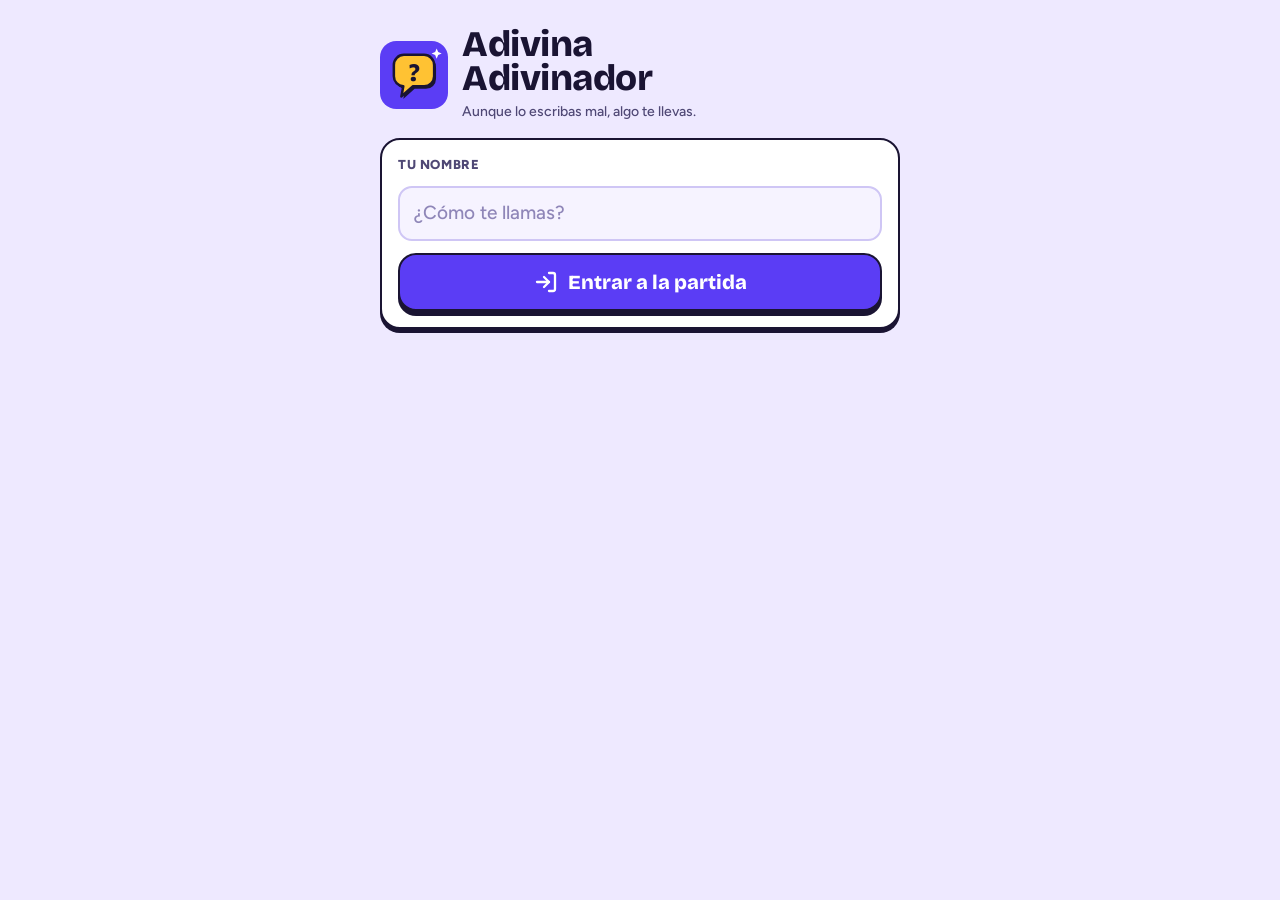
<file: app/src/main/assets/web/index.html>
<!doctype html>
<html lang="es">
<head>
<meta charset="utf-8">
<meta name="viewport" content="width=device-width, initial-scale=1, viewport-fit=cover">
<meta name="theme-color" content="#EEE9FF">
<title>Adivina Adivinador</title>
<link rel="stylesheet" href="style.css">
</head>
<body>
<div id="app"><div class="screen center"><div class="waiting"><span class="spin"></span>Conectando…</div></div></div>
<div id="toast"></div>
<div id="offline" hidden></div>
<script src="icons.js"></script>
<script src="music.js"></script>
<script src="app.js"></script>
</body>
</html>
</file>
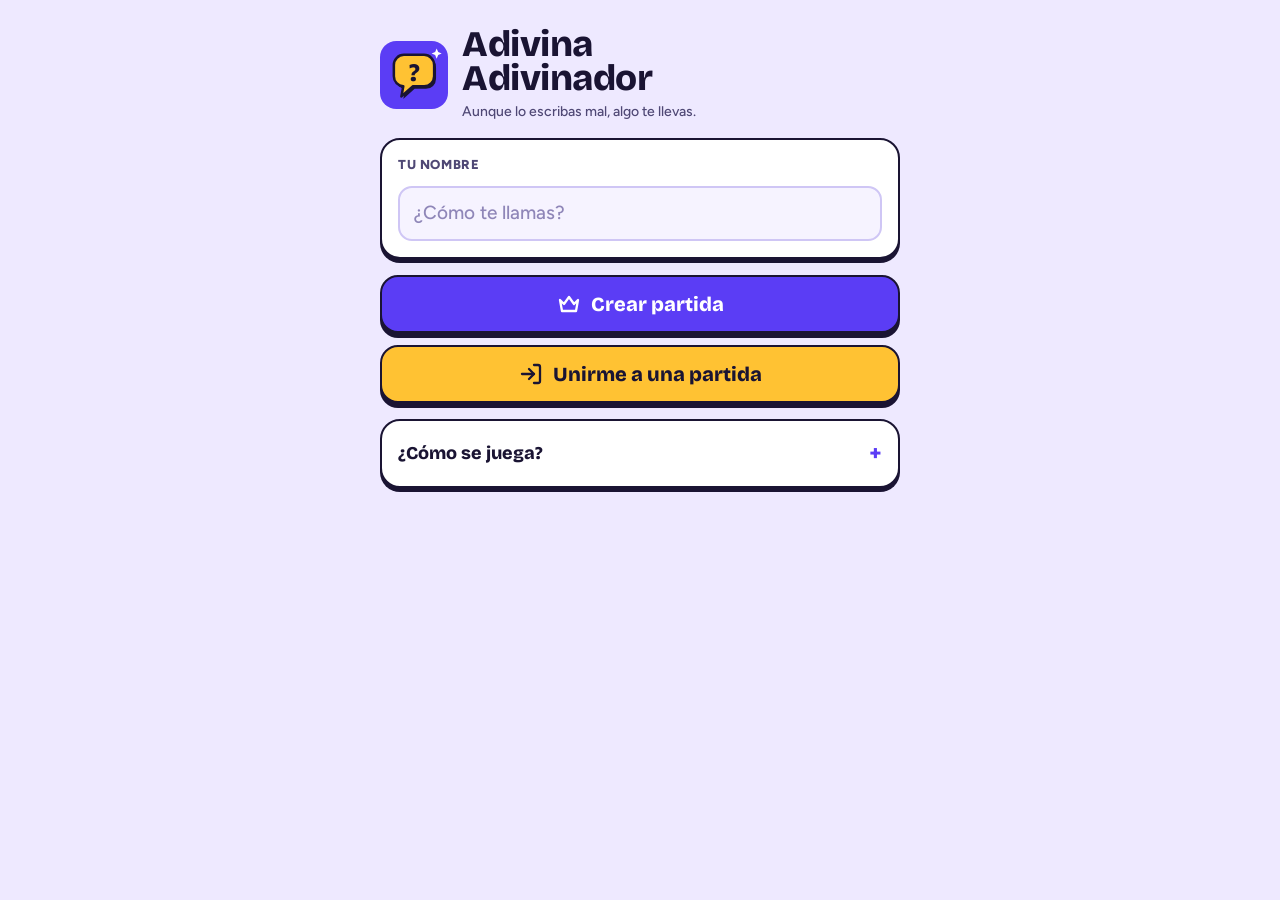
<file: app/src/main/assets/home.html>
<!doctype html>
<html lang="es">
<head>
<meta charset="utf-8">
<meta name="viewport" content="width=device-width, initial-scale=1, viewport-fit=cover">
<title>Adivina Adivinador</title>
<link rel="stylesheet" href="web/style.css">
<script src="web/icons.js"></script>
</head>
<body>
<div class="screen center">
  <div class="brand" id="brand">
    <div><h1>Adivina<br>Adivinador</h1><p>Aunque lo escribas mal, algo te llevas.</p></div>
  </div>

  <div class="card">
    <label for="name">Tu nombre</label>
    <input id="name" maxlength="16" autocomplete="off" placeholder="¿Cómo te llamas?">
  </div>
  <div class="err" id="err" role="alert"></div>

  <div class="stack">
    <button class="btn" id="resumeBtn" hidden></button>
    <button class="btn" id="hostBtn"></button>
    <button class="btn sun" id="joinBtn"></button>
  </div>

  <section class="card" id="joinPanel" hidden>
    <div class="row-head">
      <h2>Partidas en tu red</h2>
      <button class="icon-btn" id="rescan" aria-label="Buscar otra vez"></button>
    </div>
    <div class="found" id="found"></div>
    <form class="stack" id="manual" style="gap:6px">
      <label for="addr" style="text-transform:none;letter-spacing:0;font-weight:600;font-size:14px">¿No aparece? Escribe la dirección que ve el anfitrión</label>
      <div class="inline">
        <input id="addr" placeholder="192.168.1.5:8080" autocomplete="off" autocapitalize="off" inputmode="url">
        <button class="btn ink small">Ir</button>
      </div>
    </form>
  </section>

  <details class="card">
    <summary>¿Cómo se juega?</summary>
    <ol>
      <li>Una persona toca <b>Crear partida</b> y elige categorías, número de preguntas, tiempo y el modo: <b>Escribir</b> la respuesta o elegir entre 4 <b>Opciones</b>.</li>
      <li>Los demás se conectan al <b>mismo Wi-Fi</b> (o al punto de acceso del anfitrión) y tocan <b>Unirme</b>. También pueden entrar desde el navegador con la dirección que muestra el anfitrión, sin instalar nada.</li>
      <li>Aparece una pista: una bandera, una foto, un logo, emojis, letras revueltas… Algunos logos empiezan pixelados y se van aclarando: entre antes lo adivines, más puntos.</li>
      <li><b>Exacto</b> = puntos completos. <b>Con errores</b> («Olombia» por Colombia) = parte de los puntos. Entre más rápido, más puntos, y el primero en acertar gana +100.</li>
      <li>Si escribes otra respuesta válida (por ejemplo «Irak» cuando era «Irán») no suma.</li>
      <li>En modo <b>Opciones</b> solo la buena suma; a mitad de tiempo la ayuda 50/50 quita dos opciones malas.</li>
    </ol>
    <p class="credits-link"><a href="web/creditos.html">Créditos de fotos, logos y fuentes</a></p>
  </details>
</div>
<div id="toast"></div>

<script>
(function () {
  'use strict';
  var B = window.AndroidBridge;
  var $ = function (s) { return document.querySelector(s); };
  var nameEl = $('#name'), err = $('#err');

  $('#brand').insertAdjacentHTML('afterbegin', logoMark('pop-in', true));
  $('#resumeBtn').innerHTML = icon('back', 'l') + 'Volver a mi partida';
  $('#hostBtn').innerHTML = icon('crown', 'l') + 'Crear partida';
  $('#joinBtn').innerHTML = icon('login', 'l') + 'Unirme a una partida';
  $('#rescan').innerHTML = icon('refresh');

  var m = location.hash.match(/error=([^&]*)/);
  if (m) err.textContent = decodeURIComponent(m[1]);

  if (B) {
    nameEl.value = B.getName() || '';
    if (B.isHosting()) {
      $('#resumeBtn').hidden = false;
      $('#hostBtn').classList.add('light');
    }
  }

  function myName() {
    var n = nameEl.value.trim();
    if (!n) {
      err.textContent = 'Primero escribe tu nombre.';
      nameEl.focus();
      nameEl.classList.add('shake');
      setTimeout(function () { nameEl.classList.remove('shake'); }, 400);
      return null;
    }
    err.textContent = '';
    if (B) B.saveName(n);
    return n;
  }

  $('#resumeBtn').onclick = function () { if (B) B.resumeHost(); };

  $('#hostBtn').onclick = function () {
    var n = myName();
    if (!n) return;
    if (!B) { err.textContent = 'Crear partidas solo funciona dentro de la app.'; return; }
    this.disabled = true;
    var res = JSON.parse(B.host(n));
    if (res.error) { err.textContent = res.error; this.disabled = false; }
  };

  function search() {
    $('#found').innerHTML = '<div class="searching"><span class="spin"></span>Buscando partidas…</div>';
    if (B) B.discover();
    else window.onHostsFound([]);
  }

  var COLORS = ['#5B3DF5', '#138A55', '#D63A4E', '#2463EB', '#8A4B00', '#0E7490', '#A21CAF', '#1A1433'];
  function colorFor(name) {
    var h = 0;
    for (var i = 0; i < name.length; i++) h = (h * 31 + name.charCodeAt(i)) % 9973;
    return COLORS[h % COLORS.length];
  }

  window.onHostsFound = function (list) {
    var f = $('#found');
    if (!list.length) {
      f.innerHTML = '<p class="muted" style="margin:0">No encontramos partidas. Revisa que estén en el mismo Wi-Fi y que el anfitrión ya haya creado la partida.</p>';
      return;
    }
    f.innerHTML = list.map(function (h, i) {
      var label = (h.host || 'Partida').replace(/[<>&"']/g, '');
      return '<button class="host-row" data-i="' + i + '"><span class="avatar" style="width:40px;height:40px;border:2px solid #1A1433;background:' +
        colorFor(label) + '">' + (Array.from(label)[0] || '?').toUpperCase() + '</span>' +
        '<span class="who"><b>Partida de ' + label + '</b><span class="muted">' + h.players +
        (h.players === 1 ? ' jugador' : ' jugadores') + ' esperando</span></span>' + icon('chevron') + '</button>';
    }).join('');
    f.onclick = function (e) {
      var b = e.target.closest('[data-i]');
      if (!b) return;
      var h = list[+b.getAttribute('data-i')];
      var n = myName();
      if (n) B.join(h.ip + ':' + h.port, n);
    };
  };

  $('#joinBtn').onclick = function () {
    if (!myName()) return;
    $('#joinPanel').hidden = false;
    $('#joinPanel').scrollIntoView({ behavior: 'smooth' });
    search();
  };
  $('#rescan').onclick = search;

  $('#manual').onsubmit = function (e) {
    e.preventDefault();
    var n = myName();
    var a = $('#addr').value.trim();
    if (!n || !a) return;
    if (B) B.join(a, n);
  };
})();
</script>
</body>
</html>
</file>
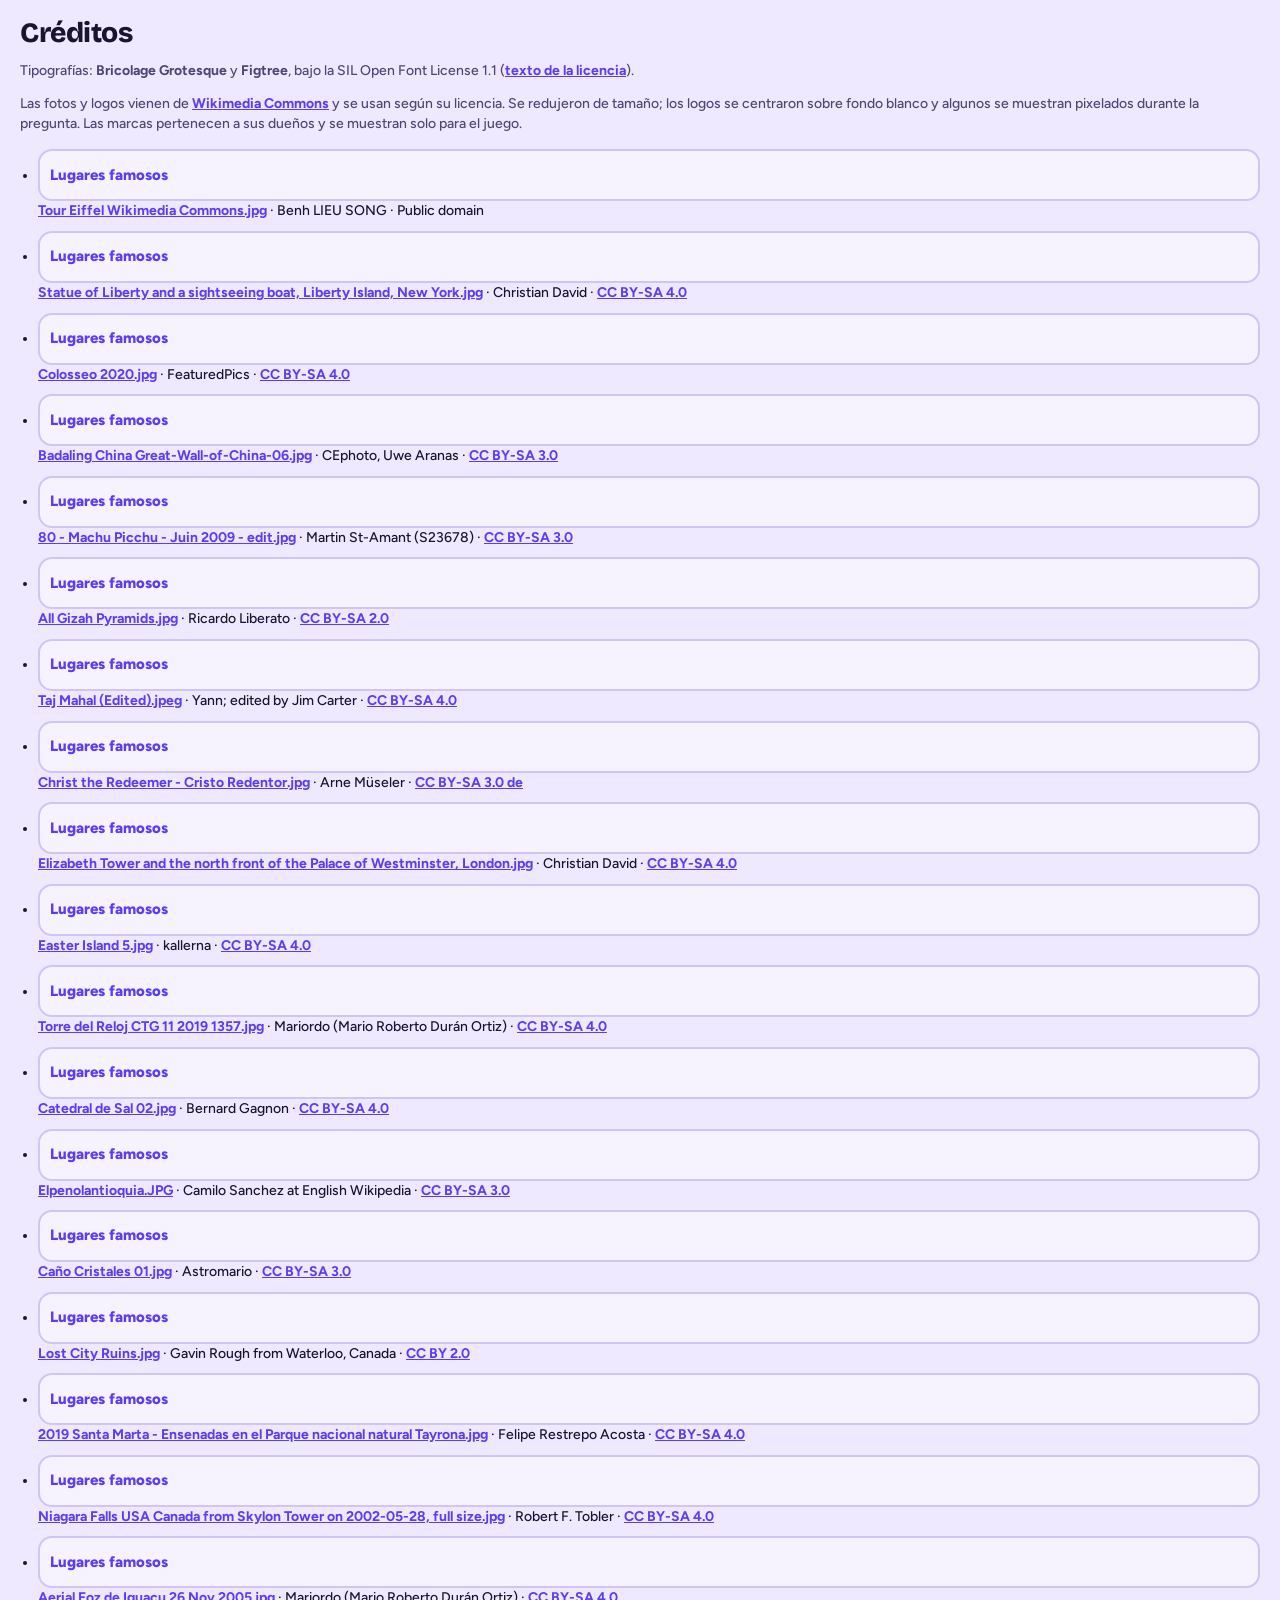
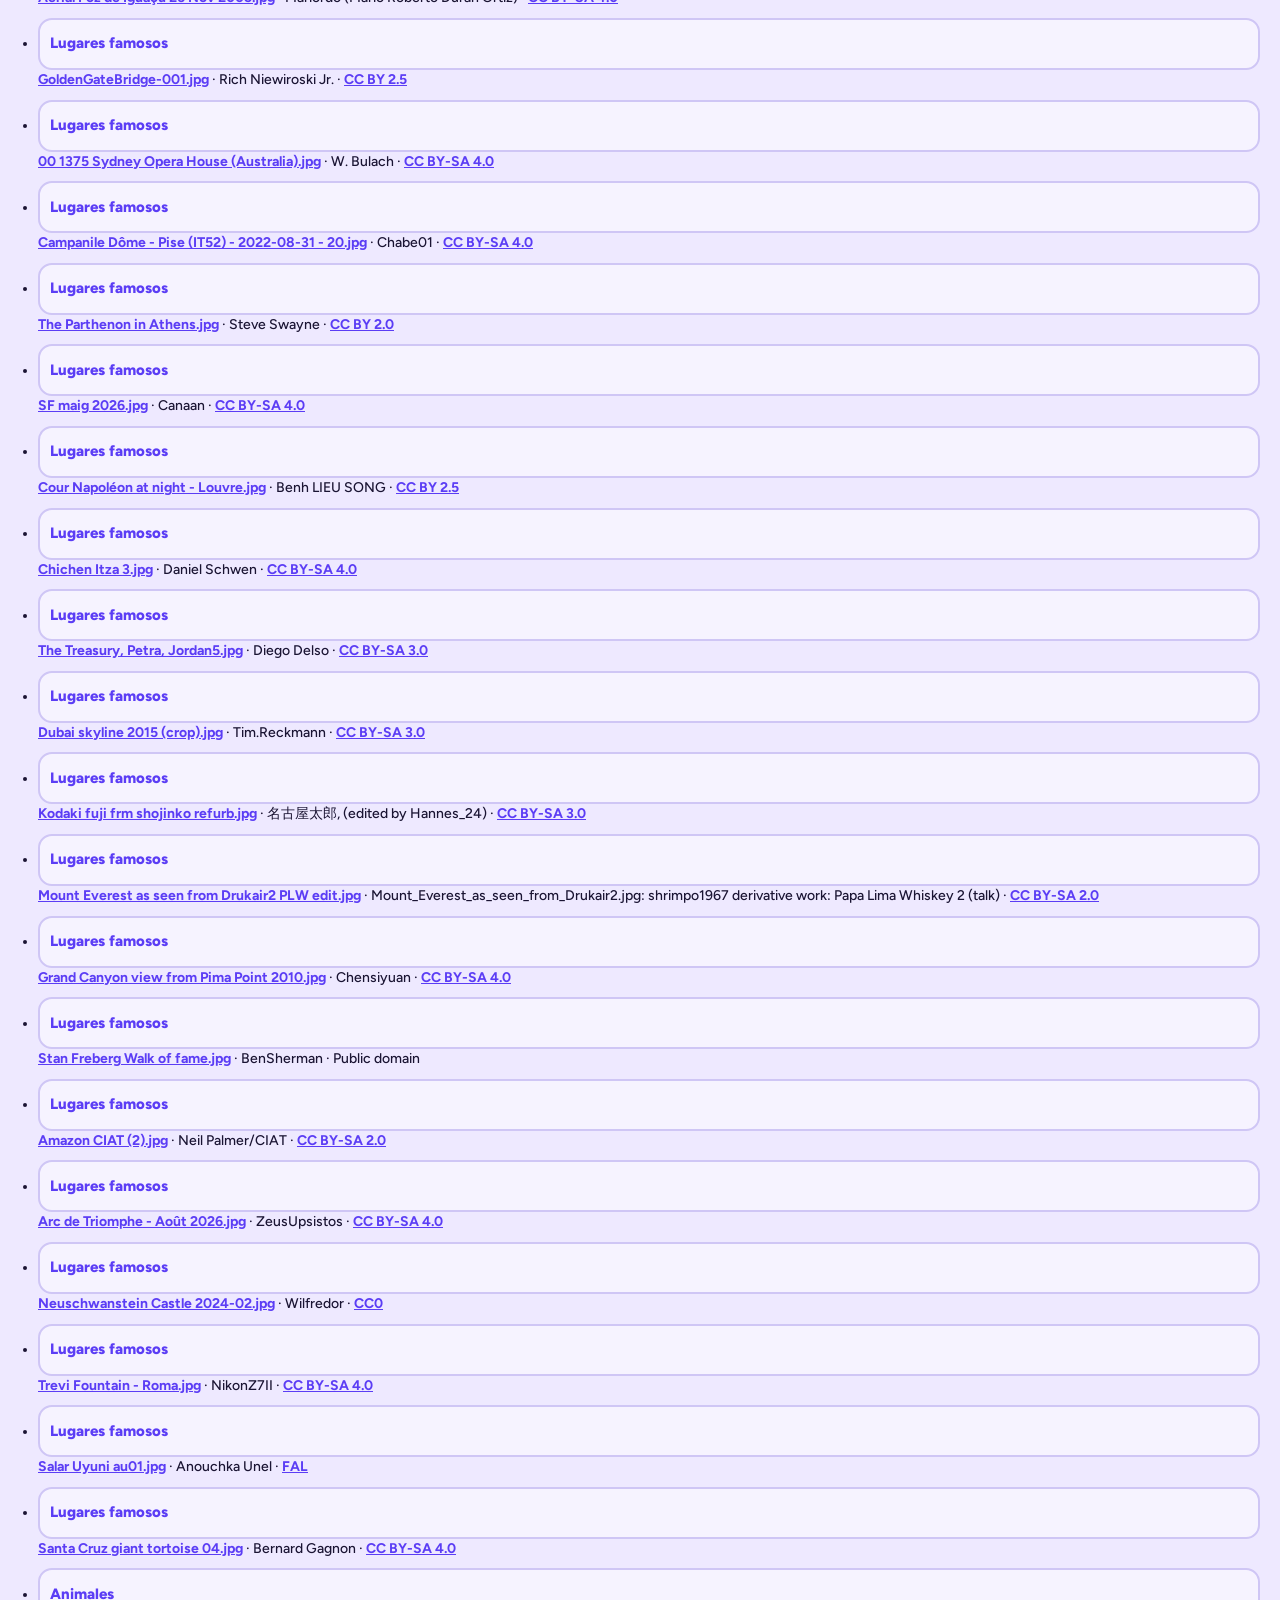
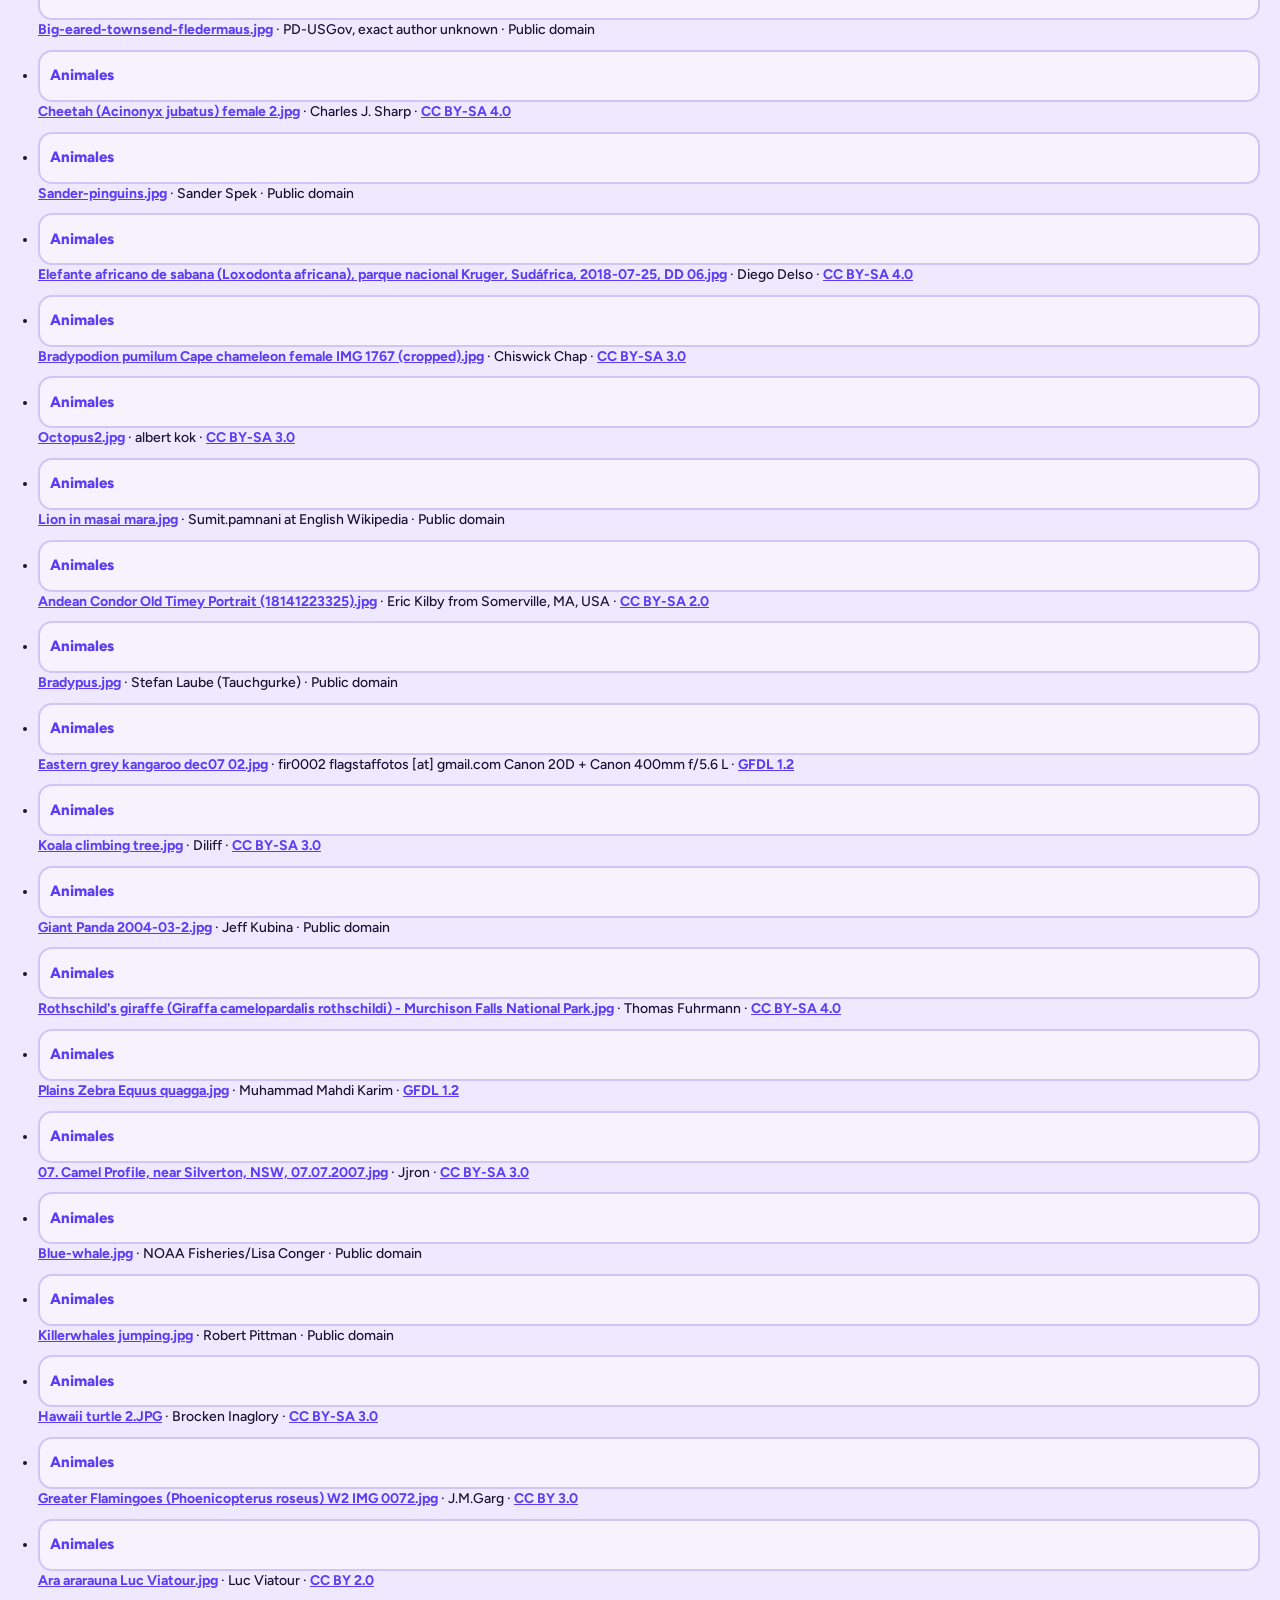
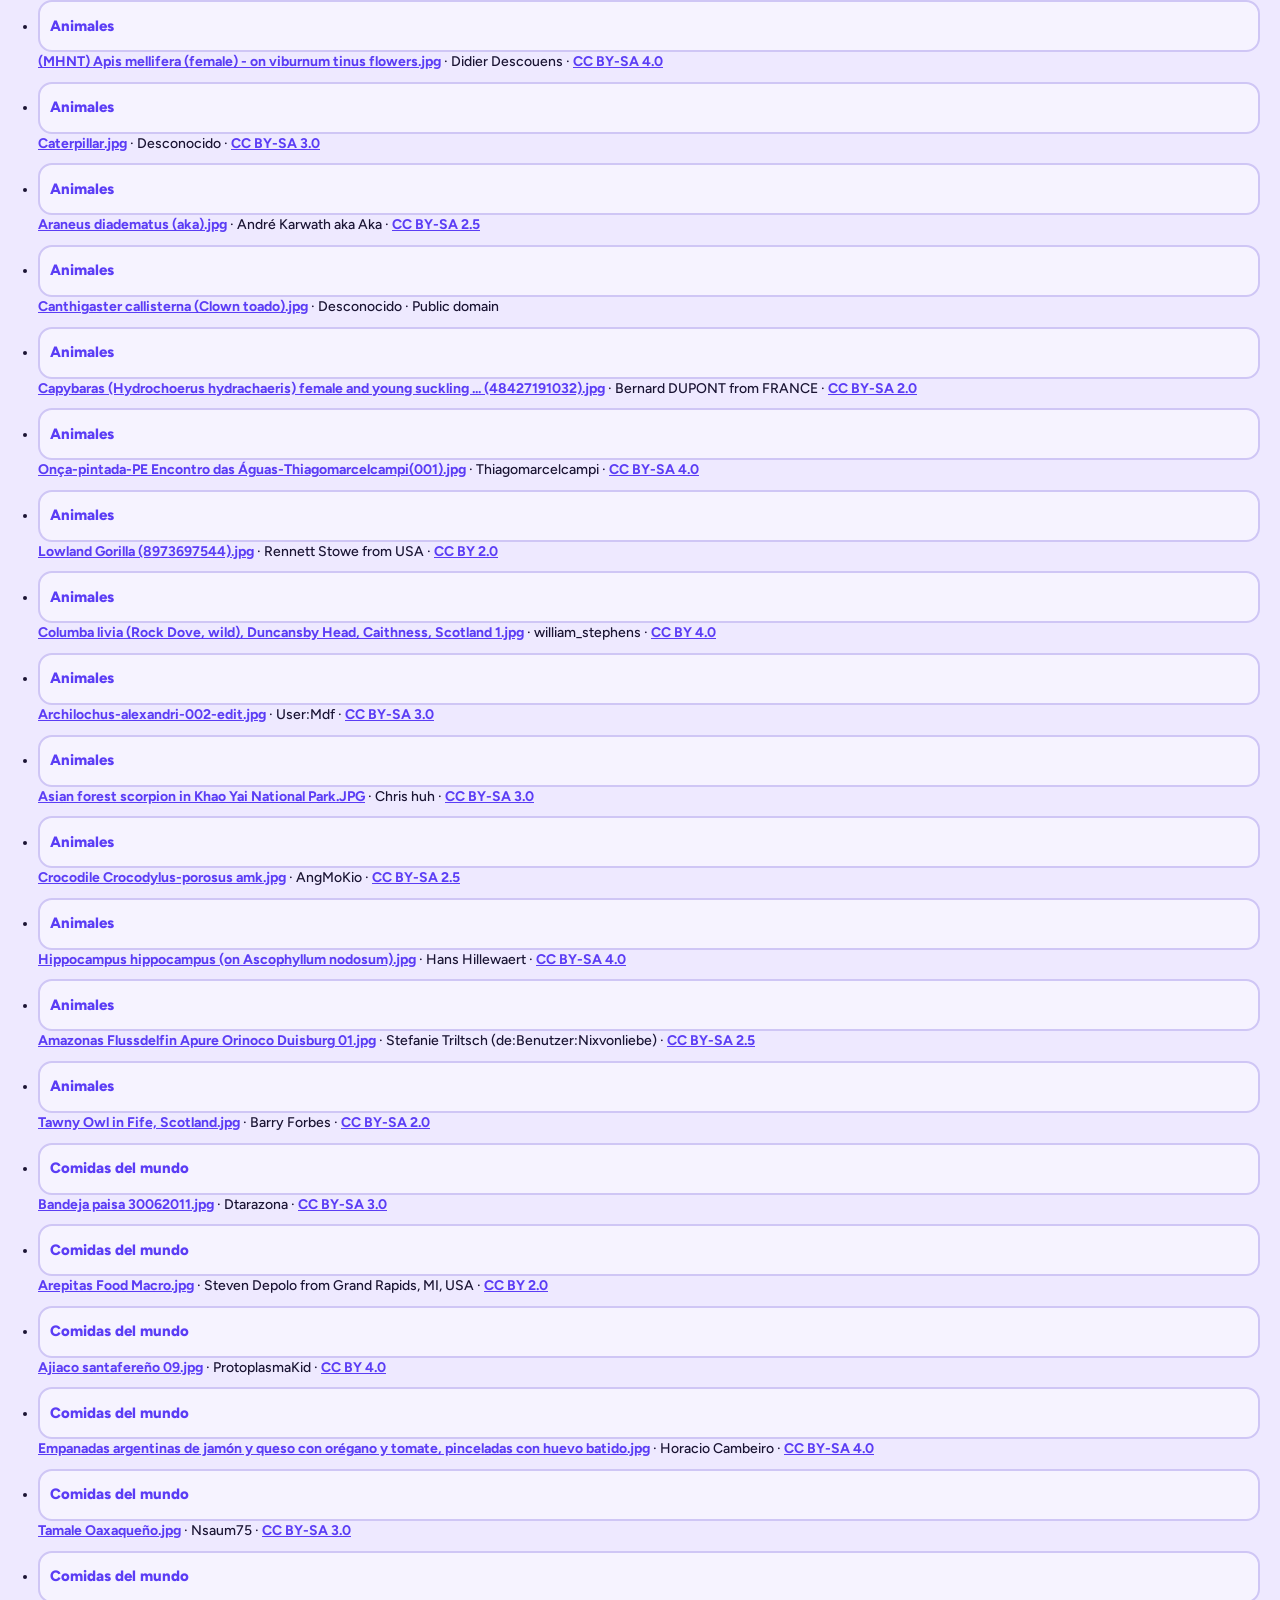
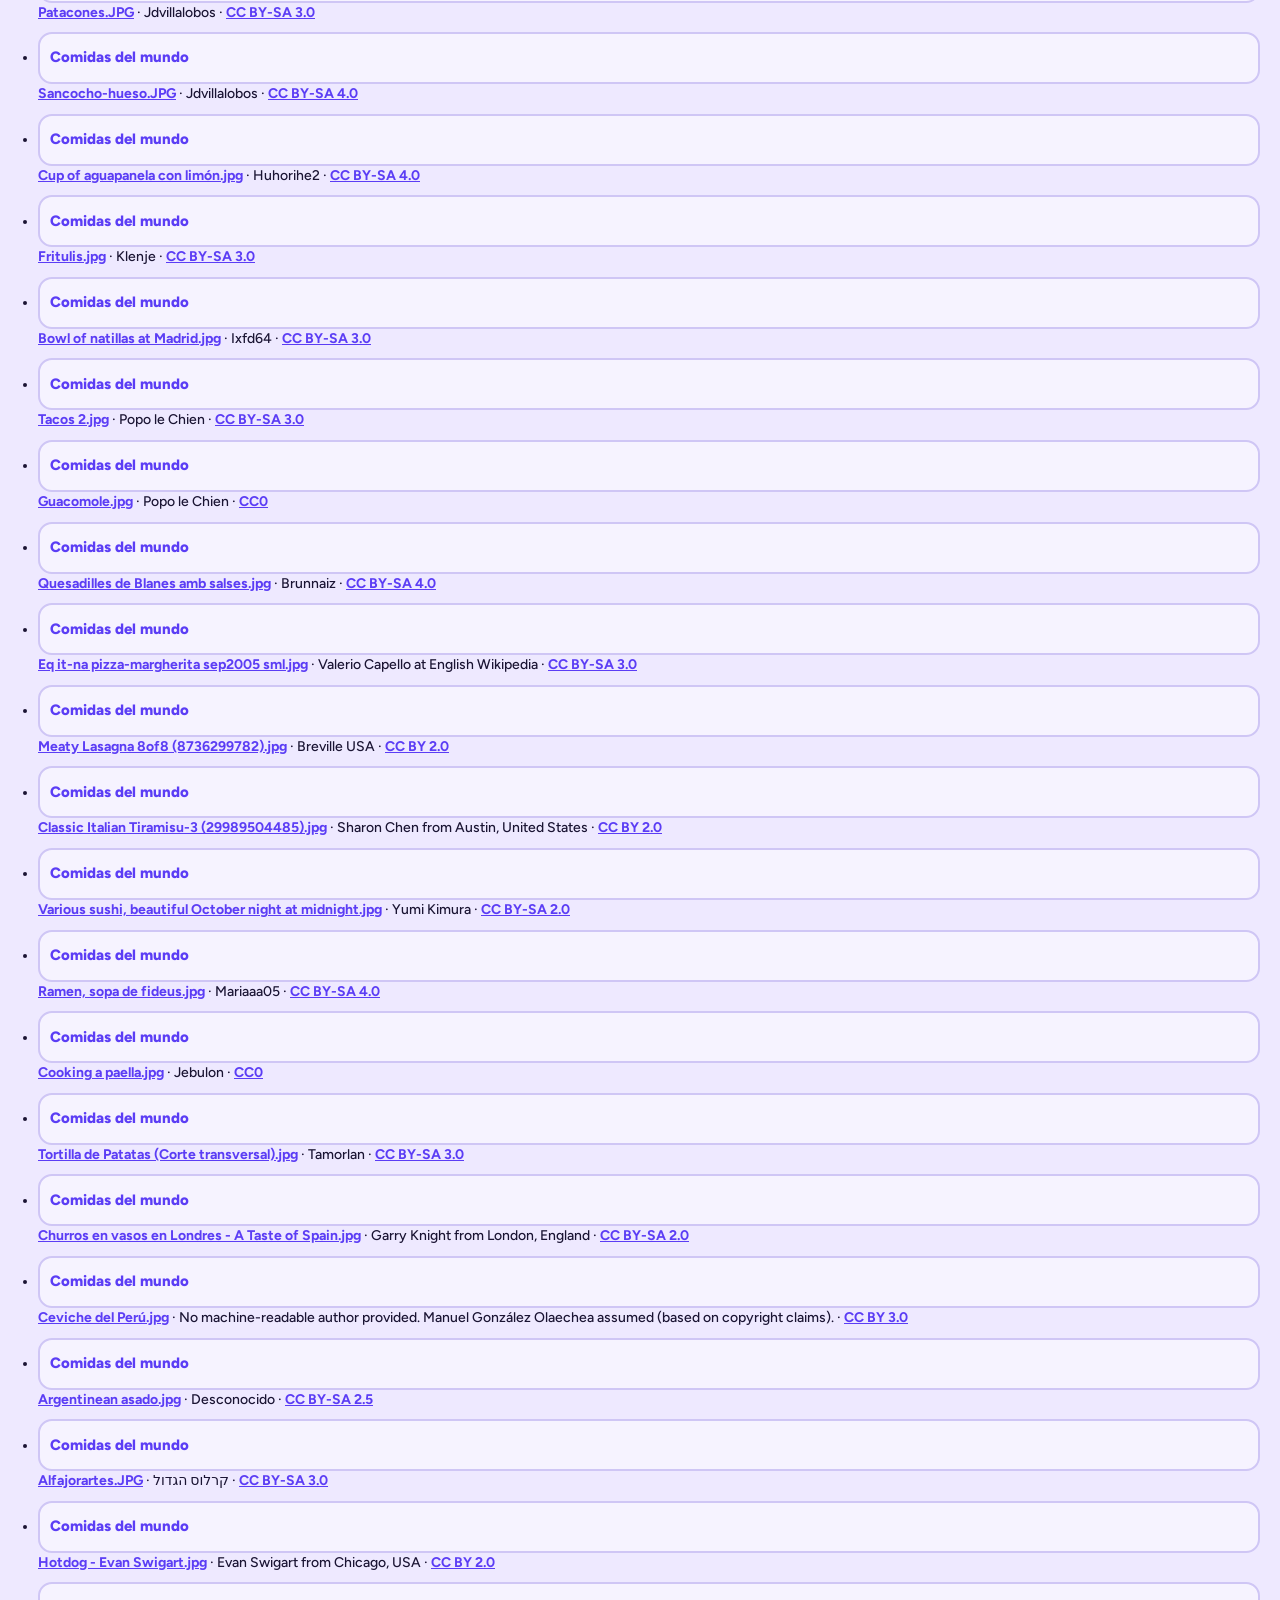
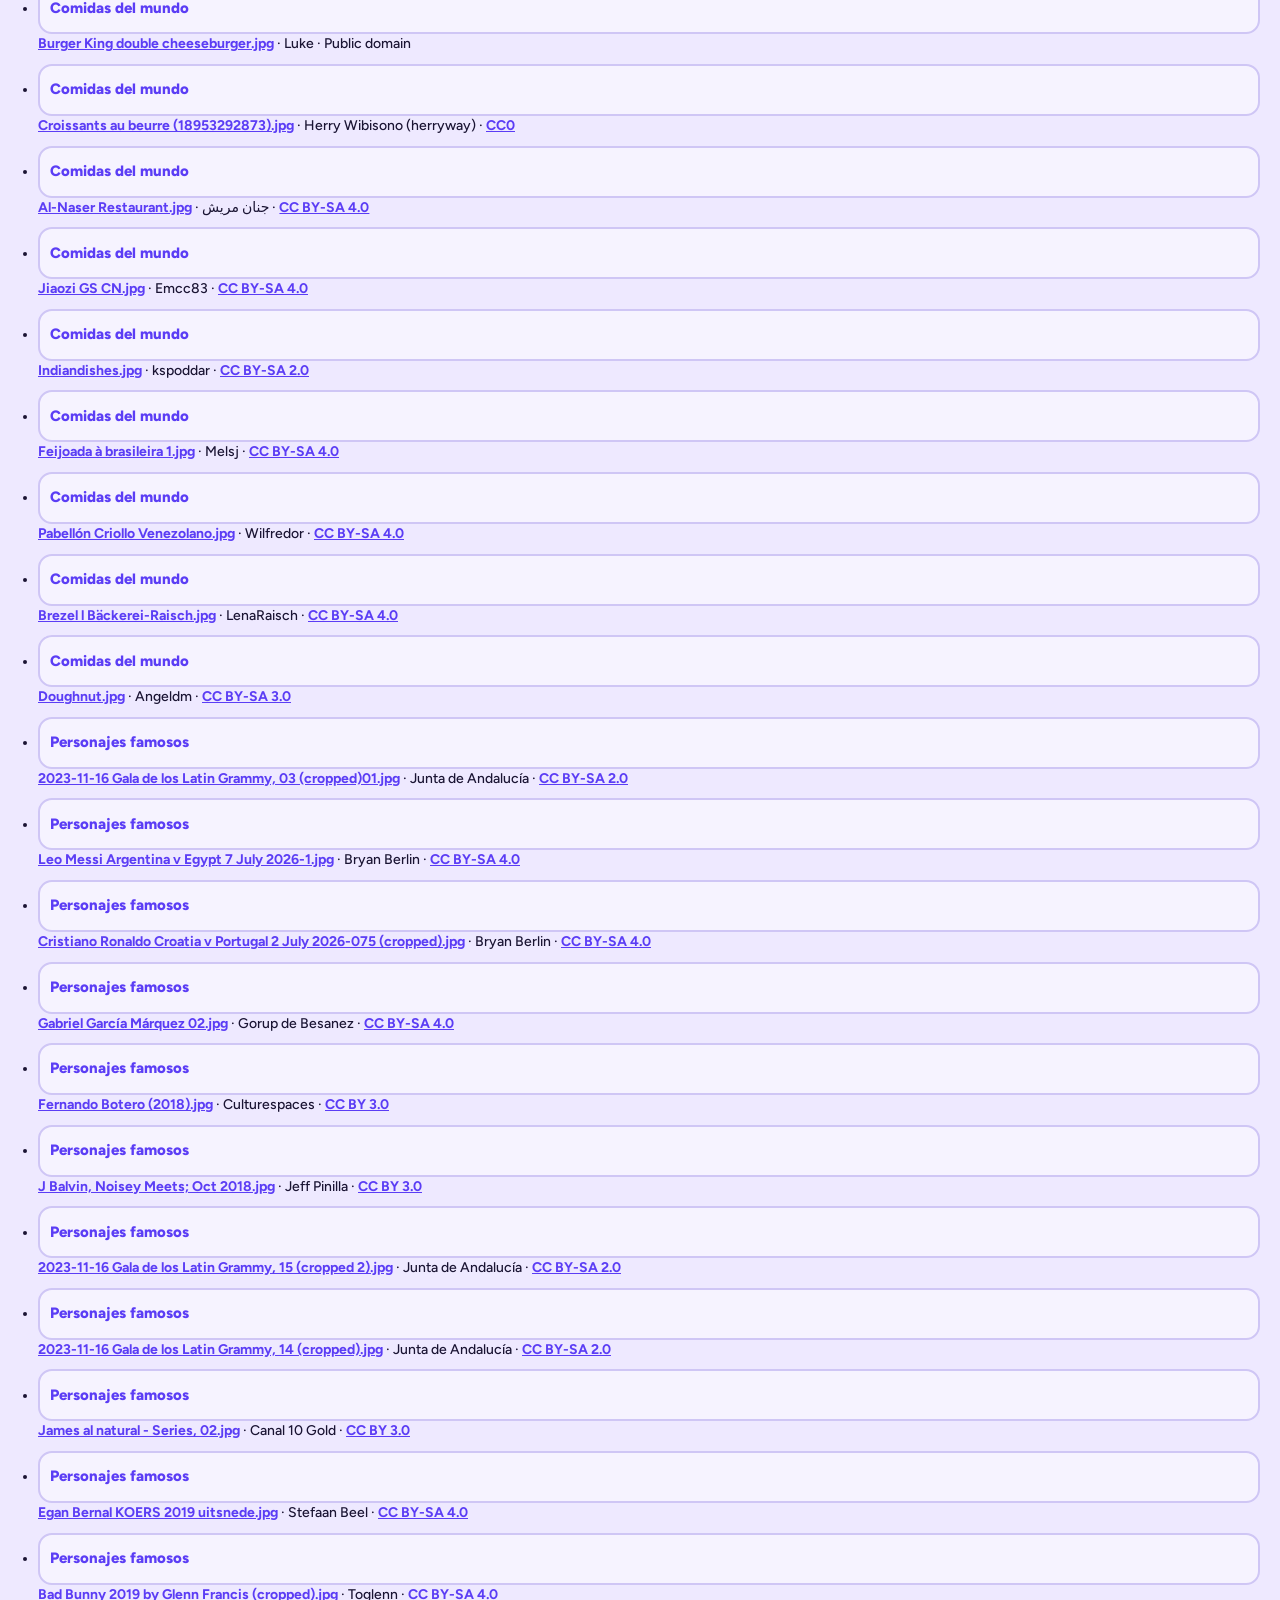
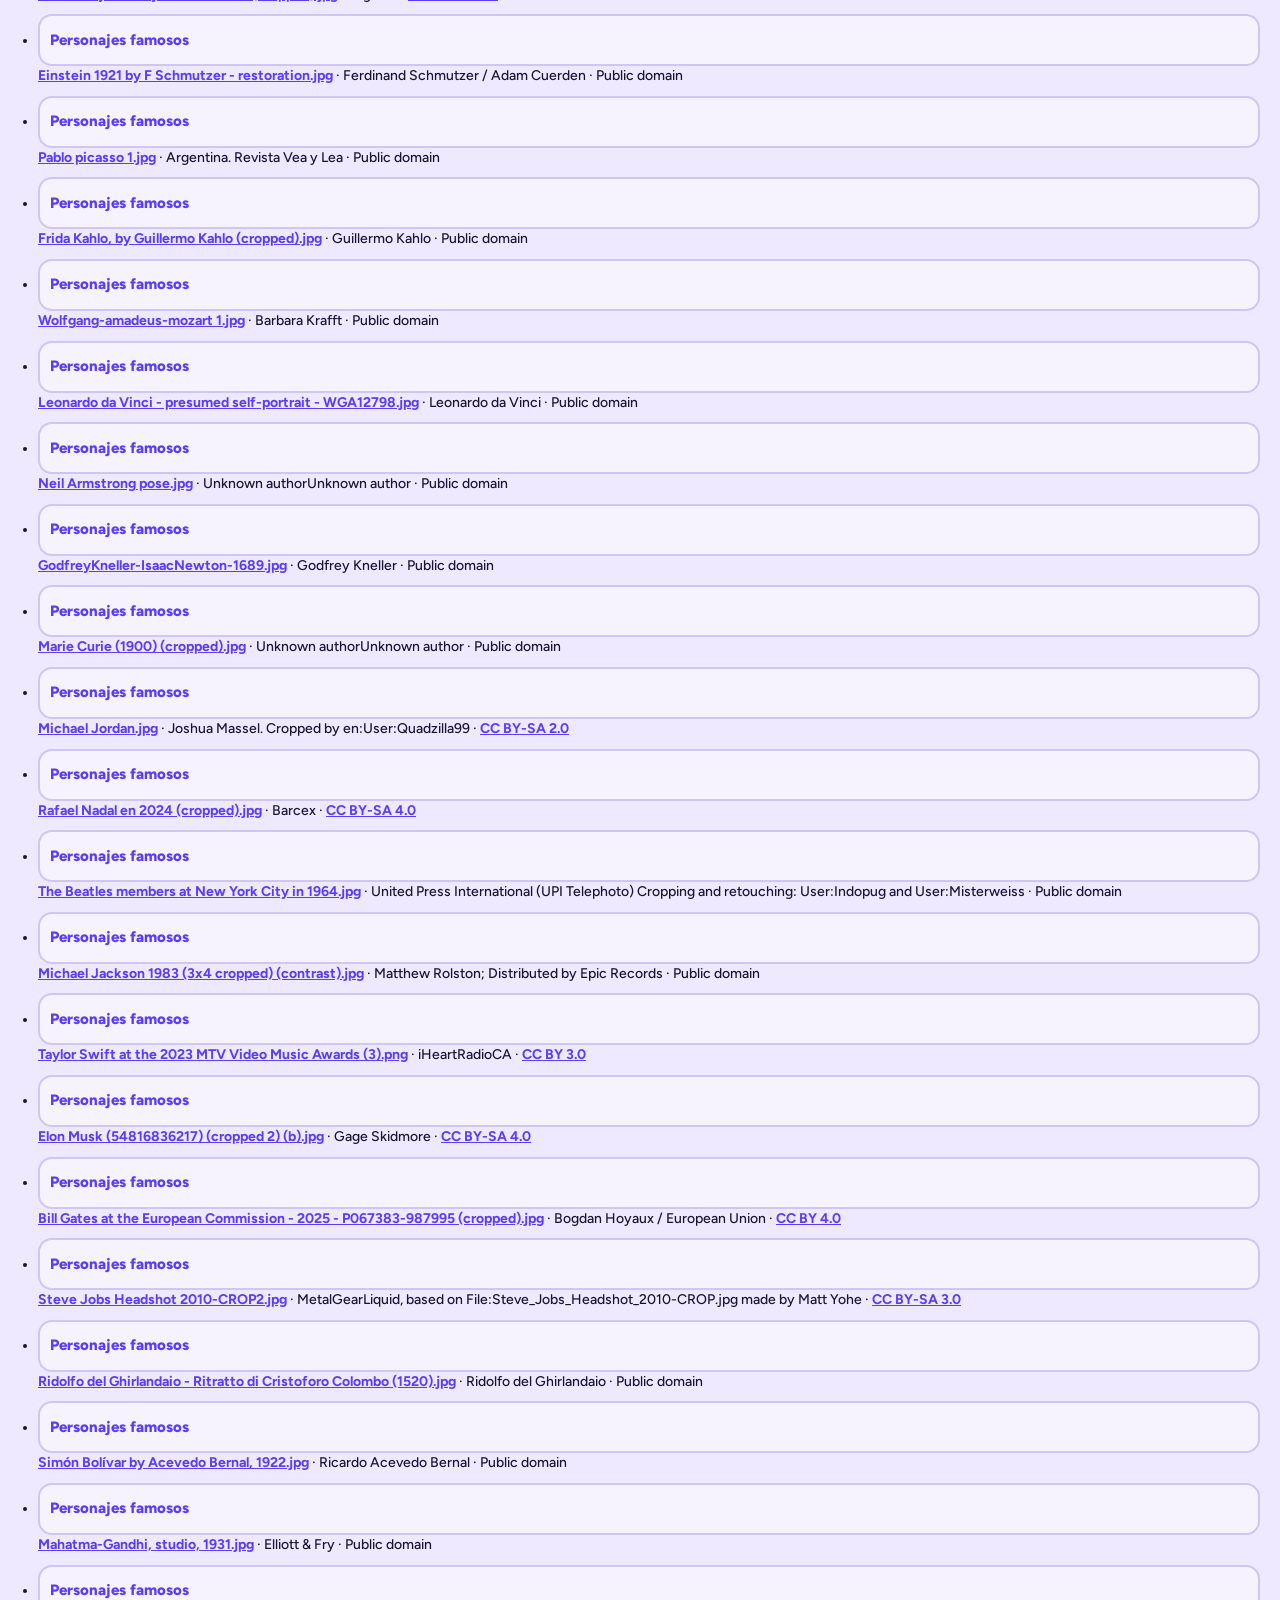
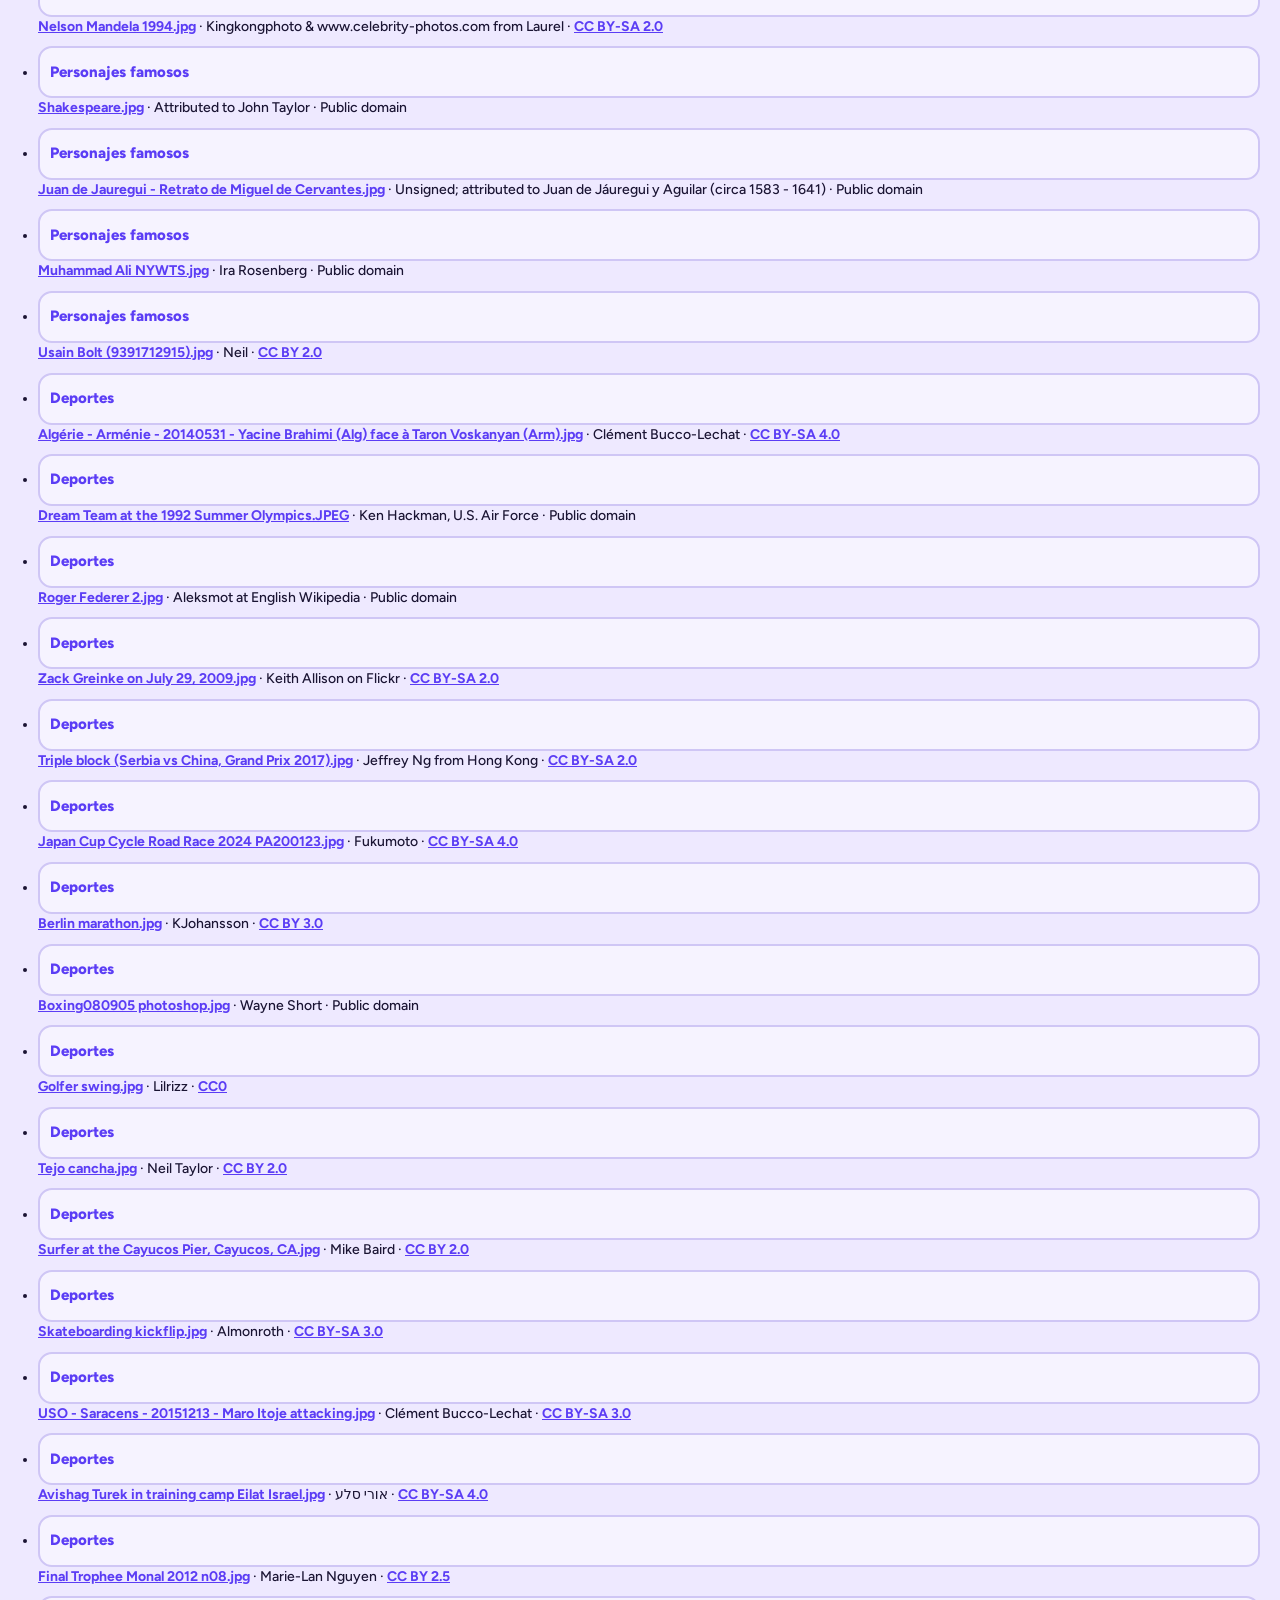
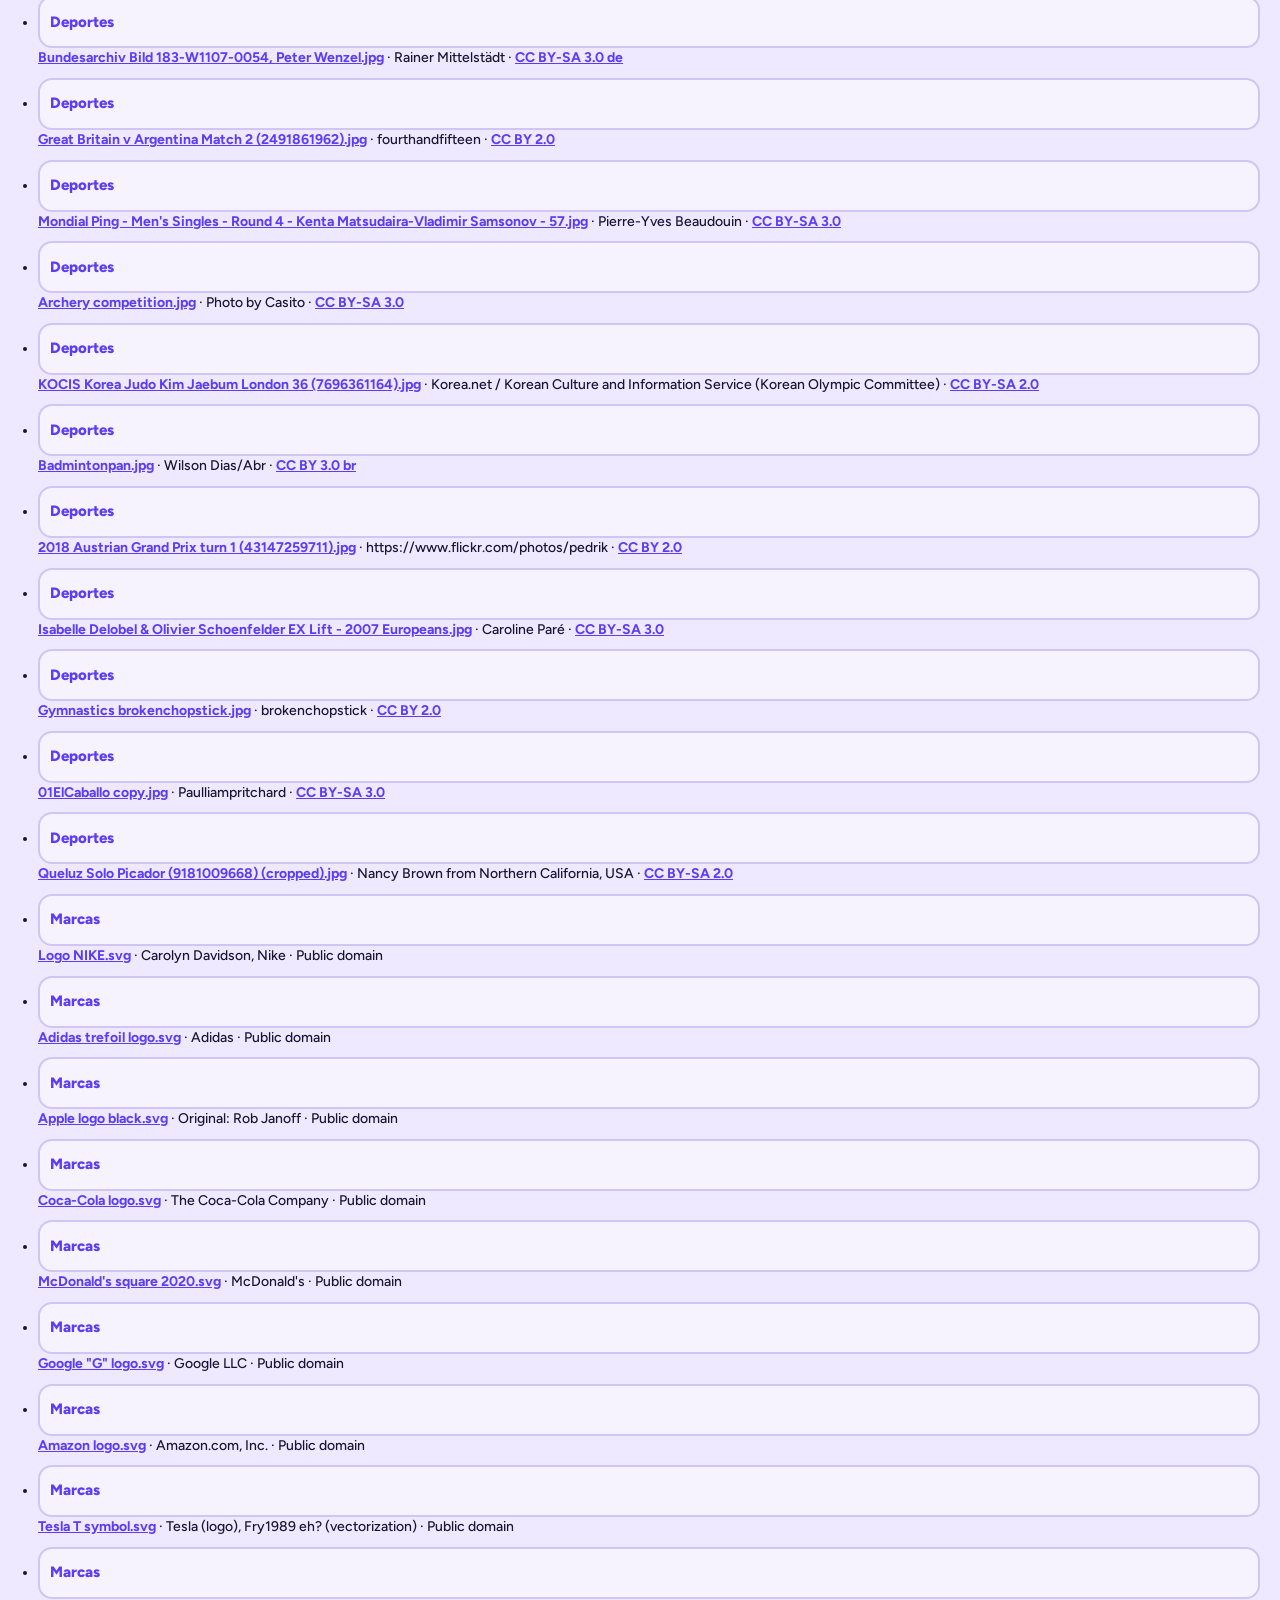
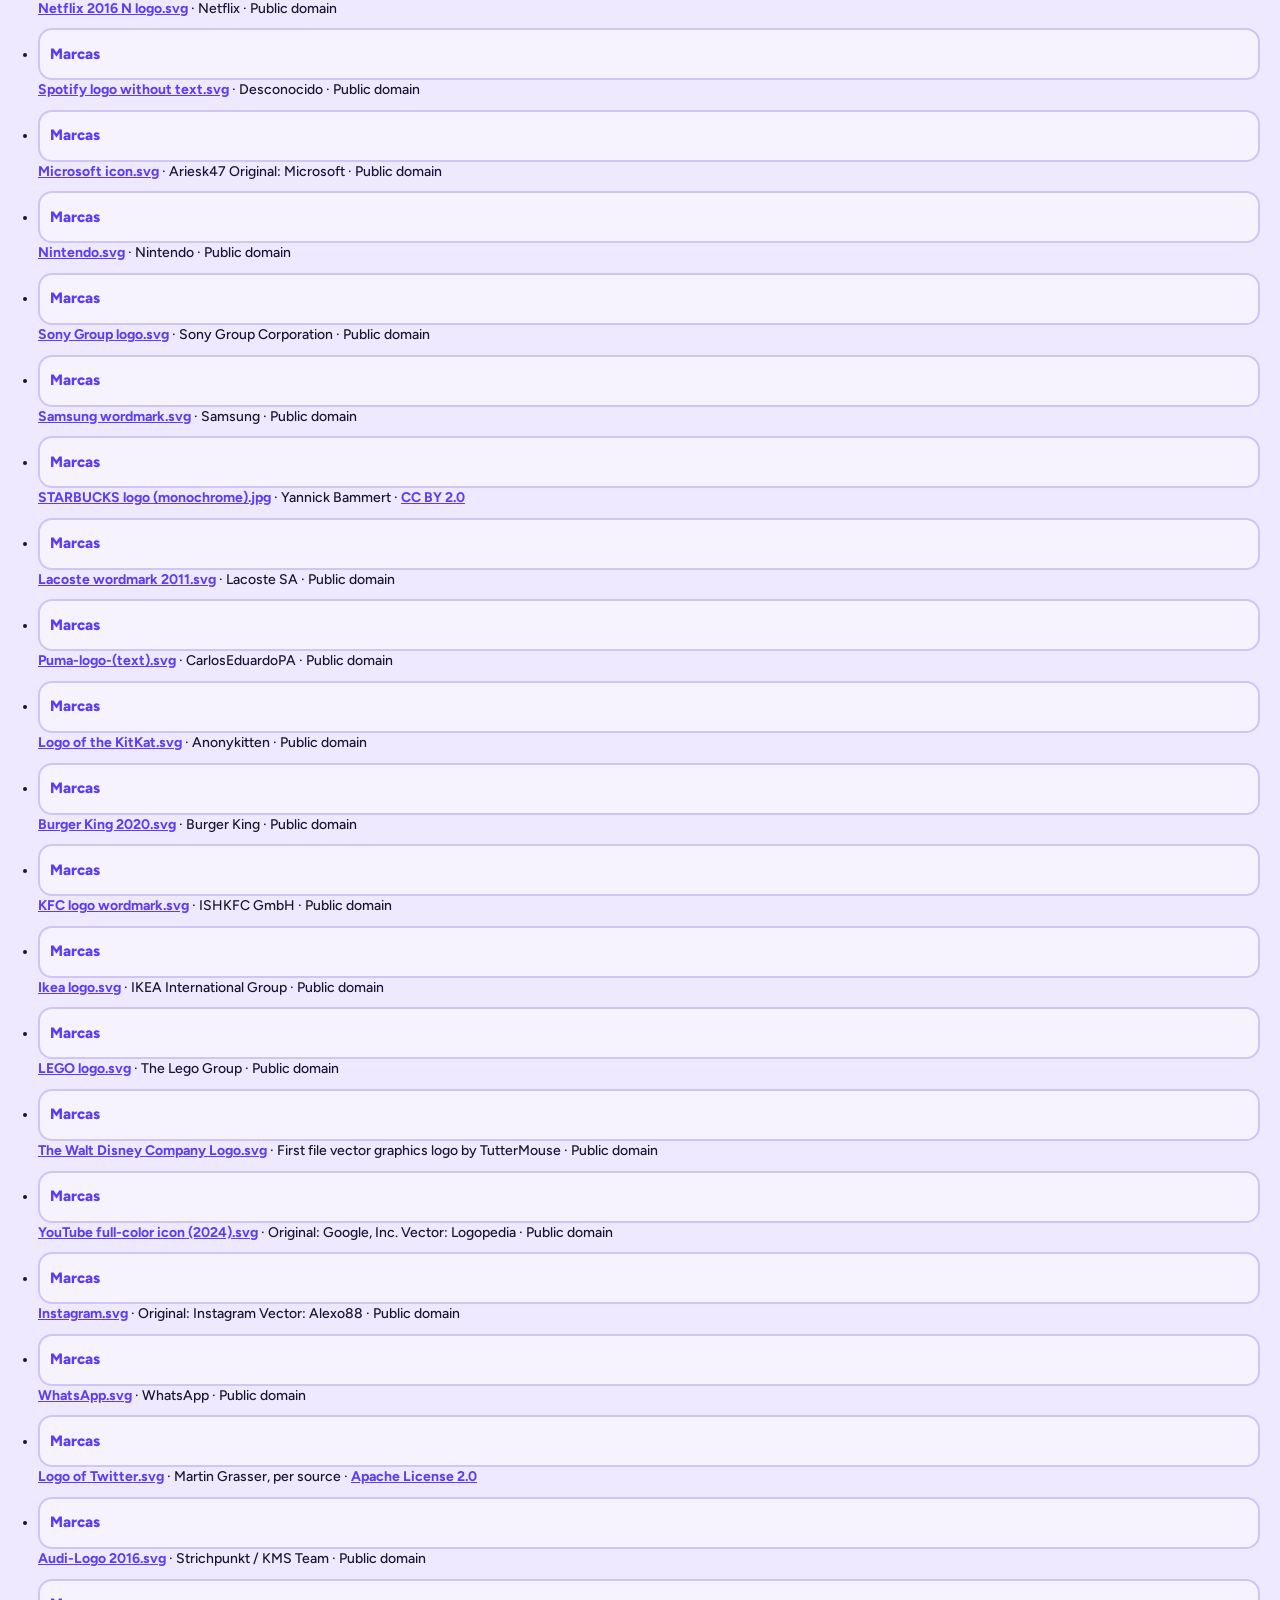
<file: app/src/main/assets/web/creditos.html>
<!doctype html>
<html lang="es"><head><meta charset="utf-8"><meta name="viewport" content="width=device-width,initial-scale=1">
<title>Créditos de imágenes</title>
<link rel="stylesheet" href="style.css">
<style>
 body { padding: 20px; }
 h1 { font-size: 28px; margin: 0 0 8px; }
 ul { padding-left: 18px; } li { margin: 0 0 10px; font-size: 14px; }
 a { word-break: break-word; } .cat { color: var(--violet); font-weight: 800; }
 p { color: var(--muted); font-size: 14px; }
</style></head><body>
<h1>Créditos</h1>
<p>Tipografías: <b>Bricolage Grotesque</b> y <b>Figtree</b>, bajo la SIL Open Font License 1.1 (<a href="fuentes-licencia.txt">texto de la licencia</a>).</p>
<p>Las fotos y logos vienen de <a href="https://commons.wikimedia.org">Wikimedia Commons</a> y se usan
según su licencia. Se redujeron de tamaño; los logos se centraron sobre fondo blanco y algunos se
muestran pixelados durante la pregunta. Las marcas pertenecen a sus dueños y se muestran solo para el juego.</p>
<ul>
<li><span class="cat">Lugares famosos</span> <a href="https://commons.wikimedia.org/wiki/File:Tour_Eiffel_Wikimedia_Commons.jpg">Tour Eiffel Wikimedia Commons.jpg</a> · Benh LIEU SONG · Public domain</li>
<li><span class="cat">Lugares famosos</span> <a href="https://commons.wikimedia.org/wiki/File:Statue_of_Liberty_and_a_sightseeing_boat,_Liberty_Island,_New_York.jpg">Statue of Liberty and a sightseeing boat, Liberty Island, New York.jpg</a> · Christian David · <a href="https://creativecommons.org/licenses/by-sa/4.0">CC BY-SA 4.0</a></li>
<li><span class="cat">Lugares famosos</span> <a href="https://commons.wikimedia.org/wiki/File:Colosseo_2020.jpg">Colosseo 2020.jpg</a> · FeaturedPics · <a href="https://creativecommons.org/licenses/by-sa/4.0">CC BY-SA 4.0</a></li>
<li><span class="cat">Lugares famosos</span> <a href="https://commons.wikimedia.org/wiki/File:Badaling_China_Great-Wall-of-China-06.jpg">Badaling China Great-Wall-of-China-06.jpg</a> · CEphoto, Uwe Aranas · <a href="https://creativecommons.org/licenses/by-sa/3.0">CC BY-SA 3.0</a></li>
<li><span class="cat">Lugares famosos</span> <a href="https://commons.wikimedia.org/wiki/File:80_-_Machu_Picchu_-_Juin_2009_-_edit.jpg">80 - Machu Picchu - Juin 2009 - edit.jpg</a> · Martin St-Amant (S23678) · <a href="https://creativecommons.org/licenses/by-sa/3.0">CC BY-SA 3.0</a></li>
<li><span class="cat">Lugares famosos</span> <a href="https://commons.wikimedia.org/wiki/File:All_Gizah_Pyramids.jpg">All Gizah Pyramids.jpg</a> · Ricardo Liberato · <a href="https://creativecommons.org/licenses/by-sa/2.0">CC BY-SA 2.0</a></li>
<li><span class="cat">Lugares famosos</span> <a href="https://commons.wikimedia.org/wiki/File:Taj_Mahal_(Edited).jpeg">Taj Mahal (Edited).jpeg</a> · Yann; edited by Jim Carter · <a href="https://creativecommons.org/licenses/by-sa/4.0">CC BY-SA 4.0</a></li>
<li><span class="cat">Lugares famosos</span> <a href="https://commons.wikimedia.org/wiki/File:Christ_the_Redeemer_-_Cristo_Redentor.jpg">Christ the Redeemer - Cristo Redentor.jpg</a> · Arne Müseler · <a href="https://creativecommons.org/licenses/by-sa/3.0/de/deed.en">CC BY-SA 3.0 de</a></li>
<li><span class="cat">Lugares famosos</span> <a href="https://commons.wikimedia.org/wiki/File:Elizabeth_Tower_and_the_north_front_of_the_Palace_of_Westminster,_London.jpg">Elizabeth Tower and the north front of the Palace of Westminster, London.jpg</a> · Christian David · <a href="https://creativecommons.org/licenses/by-sa/4.0">CC BY-SA 4.0</a></li>
<li><span class="cat">Lugares famosos</span> <a href="https://commons.wikimedia.org/wiki/File:Easter_Island_5.jpg">Easter Island 5.jpg</a> · kallerna · <a href="https://creativecommons.org/licenses/by-sa/4.0">CC BY-SA 4.0</a></li>
<li><span class="cat">Lugares famosos</span> <a href="https://commons.wikimedia.org/wiki/File:Torre_del_Reloj_CTG_11_2019_1357.jpg">Torre del Reloj CTG 11 2019 1357.jpg</a> · Mariordo (Mario Roberto Durán Ortiz) · <a href="https://creativecommons.org/licenses/by-sa/4.0">CC BY-SA 4.0</a></li>
<li><span class="cat">Lugares famosos</span> <a href="https://commons.wikimedia.org/wiki/File:Catedral_de_Sal_02.jpg">Catedral de Sal 02.jpg</a> · Bernard Gagnon · <a href="https://creativecommons.org/licenses/by-sa/4.0">CC BY-SA 4.0</a></li>
<li><span class="cat">Lugares famosos</span> <a href="https://commons.wikimedia.org/wiki/File:Elpenolantioquia.JPG">Elpenolantioquia.JPG</a> · Camilo Sanchez at English Wikipedia · <a href="https://creativecommons.org/licenses/by-sa/3.0">CC BY-SA 3.0</a></li>
<li><span class="cat">Lugares famosos</span> <a href="https://commons.wikimedia.org/wiki/File:Ca%C3%B1o_Cristales_01.jpg">Caño Cristales 01.jpg</a> · Astromario · <a href="https://creativecommons.org/licenses/by-sa/3.0">CC BY-SA 3.0</a></li>
<li><span class="cat">Lugares famosos</span> <a href="https://commons.wikimedia.org/wiki/File:Lost_City_Ruins.jpg">Lost City Ruins.jpg</a> · Gavin Rough from Waterloo, Canada · <a href="https://creativecommons.org/licenses/by/2.0">CC BY 2.0</a></li>
<li><span class="cat">Lugares famosos</span> <a href="https://commons.wikimedia.org/wiki/File:2019_Santa_Marta_-_Ensenadas_en_el_Parque_nacional_natural_Tayrona.jpg">2019 Santa Marta - Ensenadas en el Parque nacional natural Tayrona.jpg</a> · Felipe Restrepo Acosta · <a href="https://creativecommons.org/licenses/by-sa/4.0">CC BY-SA 4.0</a></li>
<li><span class="cat">Lugares famosos</span> <a href="https://commons.wikimedia.org/wiki/File:Niagara_Falls_USA_Canada_from_Skylon_Tower_on_2002-05-28,_full_size.jpg">Niagara Falls USA Canada from Skylon Tower on 2002-05-28, full size.jpg</a> · Robert F. Tobler · <a href="https://creativecommons.org/licenses/by-sa/4.0">CC BY-SA 4.0</a></li>
<li><span class="cat">Lugares famosos</span> <a href="https://commons.wikimedia.org/wiki/File:Aerial_Foz_de_Igua%C3%A7u_26_Nov_2005.jpg">Aerial Foz de Iguaçu 26 Nov 2005.jpg</a> · Mariordo (Mario Roberto Durán Ortiz) · <a href="https://creativecommons.org/licenses/by-sa/4.0">CC BY-SA 4.0</a></li>
<li><span class="cat">Lugares famosos</span> <a href="https://commons.wikimedia.org/wiki/File:GoldenGateBridge-001.jpg">GoldenGateBridge-001.jpg</a> · Rich Niewiroski Jr. · <a href="https://creativecommons.org/licenses/by/2.5">CC BY 2.5</a></li>
<li><span class="cat">Lugares famosos</span> <a href="https://commons.wikimedia.org/wiki/File:00_1375_Sydney_Opera_House_(Australia).jpg">00 1375 Sydney Opera House (Australia).jpg</a> · W. Bulach · <a href="https://creativecommons.org/licenses/by-sa/4.0">CC BY-SA 4.0</a></li>
<li><span class="cat">Lugares famosos</span> <a href="https://commons.wikimedia.org/wiki/File:Campanile_D%C3%B4me_-_Pise_(IT52)_-_2022-08-31_-_20.jpg">Campanile Dôme - Pise (IT52) - 2022-08-31 - 20.jpg</a> · Chabe01 · <a href="https://creativecommons.org/licenses/by-sa/4.0">CC BY-SA 4.0</a></li>
<li><span class="cat">Lugares famosos</span> <a href="https://commons.wikimedia.org/wiki/File:The_Parthenon_in_Athens.jpg">The Parthenon in Athens.jpg</a> · Steve Swayne · <a href="https://creativecommons.org/licenses/by/2.0">CC BY 2.0</a></li>
<li><span class="cat">Lugares famosos</span> <a href="https://commons.wikimedia.org/wiki/File:SF_maig_2026.jpg">SF maig 2026.jpg</a> · Canaan · <a href="https://creativecommons.org/licenses/by-sa/4.0">CC BY-SA 4.0</a></li>
<li><span class="cat">Lugares famosos</span> <a href="https://commons.wikimedia.org/wiki/File:Cour_Napol%C3%A9on_at_night_-_Louvre.jpg">Cour Napoléon at night - Louvre.jpg</a> · Benh LIEU SONG · <a href="https://creativecommons.org/licenses/by/2.5">CC BY 2.5</a></li>
<li><span class="cat">Lugares famosos</span> <a href="https://commons.wikimedia.org/wiki/File:Chichen_Itza_3.jpg">Chichen Itza 3.jpg</a> · Daniel Schwen · <a href="https://creativecommons.org/licenses/by-sa/4.0">CC BY-SA 4.0</a></li>
<li><span class="cat">Lugares famosos</span> <a href="https://commons.wikimedia.org/wiki/File:The_Treasury,_Petra,_Jordan5.jpg">The Treasury, Petra, Jordan5.jpg</a> · Diego Delso · <a href="https://creativecommons.org/licenses/by-sa/3.0">CC BY-SA 3.0</a></li>
<li><span class="cat">Lugares famosos</span> <a href="https://commons.wikimedia.org/wiki/File:Dubai_skyline_2015_(crop).jpg">Dubai skyline 2015 (crop).jpg</a> · Tim.Reckmann · <a href="https://creativecommons.org/licenses/by-sa/3.0">CC BY-SA 3.0</a></li>
<li><span class="cat">Lugares famosos</span> <a href="https://commons.wikimedia.org/wiki/File:Kodaki_fuji_frm_shojinko_refurb.jpg">Kodaki fuji frm shojinko refurb.jpg</a> · 名古屋太郎, (edited by Hannes_24) · <a href="https://creativecommons.org/licenses/by-sa/3.0">CC BY-SA 3.0</a></li>
<li><span class="cat">Lugares famosos</span> <a href="https://commons.wikimedia.org/wiki/File:Mount_Everest_as_seen_from_Drukair2_PLW_edit.jpg">Mount Everest as seen from Drukair2 PLW edit.jpg</a> · Mount_Everest_as_seen_from_Drukair2.jpg: shrimpo1967 derivative work: Papa Lima Whiskey 2 (talk) · <a href="https://creativecommons.org/licenses/by-sa/2.0">CC BY-SA 2.0</a></li>
<li><span class="cat">Lugares famosos</span> <a href="https://commons.wikimedia.org/wiki/File:Grand_Canyon_view_from_Pima_Point_2010.jpg">Grand Canyon view from Pima Point 2010.jpg</a> · Chensiyuan · <a href="https://creativecommons.org/licenses/by-sa/4.0">CC BY-SA 4.0</a></li>
<li><span class="cat">Lugares famosos</span> <a href="https://commons.wikimedia.org/wiki/File:Stan_Freberg_Walk_of_fame.jpg">Stan Freberg Walk of fame.jpg</a> · BenSherman · Public domain</li>
<li><span class="cat">Lugares famosos</span> <a href="https://commons.wikimedia.org/wiki/File:Amazon_CIAT_(2).jpg">Amazon CIAT (2).jpg</a> · Neil Palmer/CIAT · <a href="https://creativecommons.org/licenses/by-sa/2.0">CC BY-SA 2.0</a></li>
<li><span class="cat">Lugares famosos</span> <a href="https://commons.wikimedia.org/wiki/File:Arc_de_Triomphe_-_Ao%C3%BBt_2026.jpg">Arc de Triomphe - Août 2026.jpg</a> · ZeusUpsistos · <a href="https://creativecommons.org/licenses/by-sa/4.0">CC BY-SA 4.0</a></li>
<li><span class="cat">Lugares famosos</span> <a href="https://commons.wikimedia.org/wiki/File:Neuschwanstein_Castle_2024-02.jpg">Neuschwanstein Castle 2024-02.jpg</a> · Wilfredor · <a href="http://creativecommons.org/publicdomain/zero/1.0/deed.en">CC0</a></li>
<li><span class="cat">Lugares famosos</span> <a href="https://commons.wikimedia.org/wiki/File:Trevi_Fountain_-_Roma.jpg">Trevi Fountain - Roma.jpg</a> · NikonZ7II · <a href="https://creativecommons.org/licenses/by-sa/4.0">CC BY-SA 4.0</a></li>
<li><span class="cat">Lugares famosos</span> <a href="https://commons.wikimedia.org/wiki/File:Salar_Uyuni_au01.jpg">Salar Uyuni au01.jpg</a> · Anouchka Unel · <a href="http://artlibre.org/licence/lal/en">FAL</a></li>
<li><span class="cat">Lugares famosos</span> <a href="https://commons.wikimedia.org/wiki/File:Santa_Cruz_giant_tortoise_04.jpg">Santa Cruz giant tortoise 04.jpg</a> · Bernard Gagnon · <a href="https://creativecommons.org/licenses/by-sa/4.0">CC BY-SA 4.0</a></li>
<li><span class="cat">Animales</span> <a href="https://commons.wikimedia.org/wiki/File:Big-eared-townsend-fledermaus.jpg">Big-eared-townsend-fledermaus.jpg</a> · PD-USGov, exact author unknown · Public domain</li>
<li><span class="cat">Animales</span> <a href="https://commons.wikimedia.org/wiki/File:Cheetah_(Acinonyx_jubatus)_female_2.jpg">Cheetah (Acinonyx jubatus) female 2.jpg</a> · Charles J. Sharp · <a href="https://creativecommons.org/licenses/by-sa/4.0">CC BY-SA 4.0</a></li>
<li><span class="cat">Animales</span> <a href="https://commons.wikimedia.org/wiki/File:Sander-pinguins.jpg">Sander-pinguins.jpg</a> · Sander Spek · Public domain</li>
<li><span class="cat">Animales</span> <a href="https://commons.wikimedia.org/wiki/File:Elefante_africano_de_sabana_(Loxodonta_africana),_parque_nacional_Kruger,_Sud%C3%A1frica,_2018-07-25,_DD_06.jpg">Elefante africano de sabana (Loxodonta africana), parque nacional Kruger, Sudáfrica, 2018-07-25, DD 06.jpg</a> · Diego Delso · <a href="https://creativecommons.org/licenses/by-sa/4.0">CC BY-SA 4.0</a></li>
<li><span class="cat">Animales</span> <a href="https://commons.wikimedia.org/wiki/File:Bradypodion_pumilum_Cape_chameleon_female_IMG_1767_(cropped).jpg">Bradypodion pumilum Cape chameleon female IMG 1767 (cropped).jpg</a> · Chiswick Chap · <a href="https://creativecommons.org/licenses/by-sa/3.0">CC BY-SA 3.0</a></li>
<li><span class="cat">Animales</span> <a href="https://commons.wikimedia.org/wiki/File:Octopus2.jpg">Octopus2.jpg</a> · albert kok · <a href="https://creativecommons.org/licenses/by-sa/3.0">CC BY-SA 3.0</a></li>
<li><span class="cat">Animales</span> <a href="https://commons.wikimedia.org/wiki/File:Lion_in_masai_mara.jpg">Lion in masai mara.jpg</a> · Sumit.pamnani at English Wikipedia · Public domain</li>
<li><span class="cat">Animales</span> <a href="https://commons.wikimedia.org/wiki/File:Andean_Condor_Old_Timey_Portrait_(18141223325).jpg">Andean Condor Old Timey Portrait (18141223325).jpg</a> · Eric Kilby from Somerville, MA, USA · <a href="https://creativecommons.org/licenses/by-sa/2.0">CC BY-SA 2.0</a></li>
<li><span class="cat">Animales</span> <a href="https://commons.wikimedia.org/wiki/File:Bradypus.jpg">Bradypus.jpg</a> · Stefan Laube (Tauchgurke) · Public domain</li>
<li><span class="cat">Animales</span> <a href="https://commons.wikimedia.org/wiki/File:Eastern_grey_kangaroo_dec07_02.jpg">Eastern grey kangaroo dec07 02.jpg</a> · fir0002 flagstaffotos [at] gmail.com Canon 20D + Canon 400mm f/5.6 L · <a href="http://www.gnu.org/licenses/old-licenses/fdl-1.2.html">GFDL 1.2</a></li>
<li><span class="cat">Animales</span> <a href="https://commons.wikimedia.org/wiki/File:Koala_climbing_tree.jpg">Koala climbing tree.jpg</a> · Diliff · <a href="https://creativecommons.org/licenses/by-sa/3.0">CC BY-SA 3.0</a></li>
<li><span class="cat">Animales</span> <a href="https://commons.wikimedia.org/wiki/File:Giant_Panda_2004-03-2.jpg">Giant Panda 2004-03-2.jpg</a> · Jeff Kubina · Public domain</li>
<li><span class="cat">Animales</span> <a href="https://commons.wikimedia.org/wiki/File:Rothschild%27s_giraffe_(Giraffa_camelopardalis_rothschildi)_-_Murchison_Falls_National_Park.jpg">Rothschild&#x27;s giraffe (Giraffa camelopardalis rothschildi) - Murchison Falls National Park.jpg</a> · Thomas Fuhrmann · <a href="https://creativecommons.org/licenses/by-sa/4.0">CC BY-SA 4.0</a></li>
<li><span class="cat">Animales</span> <a href="https://commons.wikimedia.org/wiki/File:Plains_Zebra_Equus_quagga.jpg">Plains Zebra Equus quagga.jpg</a> · Muhammad Mahdi Karim · <a href="http://www.gnu.org/licenses/old-licenses/fdl-1.2.html">GFDL 1.2</a></li>
<li><span class="cat">Animales</span> <a href="https://commons.wikimedia.org/wiki/File:07._Camel_Profile,_near_Silverton,_NSW,_07.07.2007.jpg">07. Camel Profile, near Silverton, NSW, 07.07.2007.jpg</a> · Jjron · <a href="http://creativecommons.org/licenses/by-sa/3.0/">CC BY-SA 3.0</a></li>
<li><span class="cat">Animales</span> <a href="https://commons.wikimedia.org/wiki/File:Blue-whale.jpg">Blue-whale.jpg</a> · NOAA Fisheries/Lisa Conger · Public domain</li>
<li><span class="cat">Animales</span> <a href="https://commons.wikimedia.org/wiki/File:Killerwhales_jumping.jpg">Killerwhales jumping.jpg</a> · Robert Pittman · Public domain</li>
<li><span class="cat">Animales</span> <a href="https://commons.wikimedia.org/wiki/File:Hawaii_turtle_2.JPG">Hawaii turtle 2.JPG</a> · Brocken Inaglory · <a href="http://creativecommons.org/licenses/by-sa/3.0/">CC BY-SA 3.0</a></li>
<li><span class="cat">Animales</span> <a href="https://commons.wikimedia.org/wiki/File:Greater_Flamingoes_(Phoenicopterus_roseus)_W2_IMG_0072.jpg">Greater Flamingoes (Phoenicopterus roseus) W2 IMG 0072.jpg</a> · J.M.Garg · <a href="https://creativecommons.org/licenses/by/3.0">CC BY 3.0</a></li>
<li><span class="cat">Animales</span> <a href="https://commons.wikimedia.org/wiki/File:Ara_ararauna_Luc_Viatour.jpg">Ara ararauna Luc Viatour.jpg</a> · Luc Viatour · <a href="https://creativecommons.org/licenses/by/2.0">CC BY 2.0</a></li>
<li><span class="cat">Animales</span> <a href="https://commons.wikimedia.org/wiki/File:(MHNT)_Apis_mellifera_(female)_-_on_viburnum_tinus_flowers.jpg">(MHNT) Apis mellifera (female) - on viburnum tinus flowers.jpg</a> · Didier Descouens · <a href="https://creativecommons.org/licenses/by-sa/4.0">CC BY-SA 4.0</a></li>
<li><span class="cat">Animales</span> <a href="https://commons.wikimedia.org/wiki/File:Caterpillar.jpg">Caterpillar.jpg</a> · Desconocido · <a href="http://creativecommons.org/licenses/by-sa/3.0/">CC BY-SA 3.0</a></li>
<li><span class="cat">Animales</span> <a href="https://commons.wikimedia.org/wiki/File:Araneus_diadematus_(aka).jpg">Araneus diadematus (aka).jpg</a> · André Karwath aka Aka · <a href="https://creativecommons.org/licenses/by-sa/2.5">CC BY-SA 2.5</a></li>
<li><span class="cat">Animales</span> <a href="https://commons.wikimedia.org/wiki/File:Canthigaster_callisterna_(Clown_toado).jpg">Canthigaster callisterna (Clown toado).jpg</a> · Desconocido · Public domain</li>
<li><span class="cat">Animales</span> <a href="https://commons.wikimedia.org/wiki/File:Capybaras_(Hydrochoerus_hydrachaeris)_female_and_young_suckling_..._(48427191032).jpg">Capybaras (Hydrochoerus hydrachaeris) female and young suckling ... (48427191032).jpg</a> · Bernard DUPONT from FRANCE · <a href="https://creativecommons.org/licenses/by-sa/2.0">CC BY-SA 2.0</a></li>
<li><span class="cat">Animales</span> <a href="https://commons.wikimedia.org/wiki/File:On%C3%A7a-pintada-PE_Encontro_das_%C3%81guas-Thiagomarcelcampi(001).jpg">Onça-pintada-PE Encontro das Águas-Thiagomarcelcampi(001).jpg</a> · Thiagomarcelcampi · <a href="https://creativecommons.org/licenses/by-sa/4.0">CC BY-SA 4.0</a></li>
<li><span class="cat">Animales</span> <a href="https://commons.wikimedia.org/wiki/File:Lowland_Gorilla_(8973697544).jpg">Lowland Gorilla (8973697544).jpg</a> · Rennett Stowe from USA · <a href="https://creativecommons.org/licenses/by/2.0">CC BY 2.0</a></li>
<li><span class="cat">Animales</span> <a href="https://commons.wikimedia.org/wiki/File:Columba_livia_(Rock_Dove,_wild),_Duncansby_Head,_Caithness,_Scotland_1.jpg">Columba livia (Rock Dove, wild), Duncansby Head, Caithness, Scotland 1.jpg</a> · william_stephens · <a href="https://creativecommons.org/licenses/by/4.0">CC BY 4.0</a></li>
<li><span class="cat">Animales</span> <a href="https://commons.wikimedia.org/wiki/File:Archilochus-alexandri-002-edit.jpg">Archilochus-alexandri-002-edit.jpg</a> · User:Mdf · <a href="http://creativecommons.org/licenses/by-sa/3.0/">CC BY-SA 3.0</a></li>
<li><span class="cat">Animales</span> <a href="https://commons.wikimedia.org/wiki/File:Asian_forest_scorpion_in_Khao_Yai_National_Park.JPG">Asian forest scorpion in Khao Yai National Park.JPG</a> · Chris huh · <a href="http://creativecommons.org/licenses/by-sa/3.0/">CC BY-SA 3.0</a></li>
<li><span class="cat">Animales</span> <a href="https://commons.wikimedia.org/wiki/File:Crocodile_Crocodylus-porosus_amk.jpg">Crocodile Crocodylus-porosus amk.jpg</a> · AngMoKio · <a href="https://creativecommons.org/licenses/by-sa/2.5">CC BY-SA 2.5</a></li>
<li><span class="cat">Animales</span> <a href="https://commons.wikimedia.org/wiki/File:Hippocampus_hippocampus_(on_Ascophyllum_nodosum).jpg">Hippocampus hippocampus (on Ascophyllum nodosum).jpg</a> · Hans Hillewaert · <a href="https://creativecommons.org/licenses/by-sa/4.0">CC BY-SA 4.0</a></li>
<li><span class="cat">Animales</span> <a href="https://commons.wikimedia.org/wiki/File:Amazonas_Flussdelfin_Apure_Orinoco_Duisburg_01.jpg">Amazonas Flussdelfin Apure Orinoco Duisburg 01.jpg</a> · Stefanie Triltsch (de:Benutzer:Nixvonliebe) · <a href="https://creativecommons.org/licenses/by-sa/2.5">CC BY-SA 2.5</a></li>
<li><span class="cat">Animales</span> <a href="https://commons.wikimedia.org/wiki/File:Tawny_Owl_in_Fife,_Scotland.jpg">Tawny Owl in Fife, Scotland.jpg</a> · Barry Forbes · <a href="https://creativecommons.org/licenses/by-sa/2.0">CC BY-SA 2.0</a></li>
<li><span class="cat">Comidas del mundo</span> <a href="https://commons.wikimedia.org/wiki/File:Bandeja_paisa_30062011.jpg">Bandeja paisa 30062011.jpg</a> · Dtarazona · <a href="https://creativecommons.org/licenses/by-sa/3.0">CC BY-SA 3.0</a></li>
<li><span class="cat">Comidas del mundo</span> <a href="https://commons.wikimedia.org/wiki/File:Arepitas_Food_Macro.jpg">Arepitas Food Macro.jpg</a> · Steven Depolo from Grand Rapids, MI, USA · <a href="https://creativecommons.org/licenses/by/2.0">CC BY 2.0</a></li>
<li><span class="cat">Comidas del mundo</span> <a href="https://commons.wikimedia.org/wiki/File:Ajiaco_santafere%C3%B1o_09.jpg">Ajiaco santafereño 09.jpg</a> · ProtoplasmaKid · <a href="https://creativecommons.org/licenses/by/4.0">CC BY 4.0</a></li>
<li><span class="cat">Comidas del mundo</span> <a href="https://commons.wikimedia.org/wiki/File:Empanadas_argentinas_de_jam%C3%B3n_y_queso_con_or%C3%A9gano_y_tomate,_pinceladas_con_huevo_batido.jpg">Empanadas argentinas de jamón y queso con orégano y tomate, pinceladas con huevo batido.jpg</a> · Horacio Cambeiro · <a href="https://creativecommons.org/licenses/by-sa/4.0">CC BY-SA 4.0</a></li>
<li><span class="cat">Comidas del mundo</span> <a href="https://commons.wikimedia.org/wiki/File:Tamale_Oaxaque%C3%B1o.jpg">Tamale Oaxaqueño.jpg</a> · Nsaum75 · <a href="https://creativecommons.org/licenses/by-sa/3.0">CC BY-SA 3.0</a></li>
<li><span class="cat">Comidas del mundo</span> <a href="https://commons.wikimedia.org/wiki/File:Patacones.JPG">Patacones.JPG</a> · Jdvillalobos · <a href="https://creativecommons.org/licenses/by-sa/3.0">CC BY-SA 3.0</a></li>
<li><span class="cat">Comidas del mundo</span> <a href="https://commons.wikimedia.org/wiki/File:Sancocho-hueso.JPG">Sancocho-hueso.JPG</a> · Jdvillalobos · <a href="https://creativecommons.org/licenses/by-sa/4.0">CC BY-SA 4.0</a></li>
<li><span class="cat">Comidas del mundo</span> <a href="https://commons.wikimedia.org/wiki/File:Cup_of_aguapanela_con_lim%C3%B3n.jpg">Cup of aguapanela con limón.jpg</a> · Huhorihe2 · <a href="https://creativecommons.org/licenses/by-sa/4.0">CC BY-SA 4.0</a></li>
<li><span class="cat">Comidas del mundo</span> <a href="https://commons.wikimedia.org/wiki/File:Fritulis.jpg">Fritulis.jpg</a> · Klenje · <a href="https://creativecommons.org/licenses/by-sa/3.0">CC BY-SA 3.0</a></li>
<li><span class="cat">Comidas del mundo</span> <a href="https://commons.wikimedia.org/wiki/File:Bowl_of_natillas_at_Madrid.jpg">Bowl of natillas at Madrid.jpg</a> · Ixfd64 · <a href="https://creativecommons.org/licenses/by-sa/3.0">CC BY-SA 3.0</a></li>
<li><span class="cat">Comidas del mundo</span> <a href="https://commons.wikimedia.org/wiki/File:Tacos_2.jpg">Tacos 2.jpg</a> · Popo le Chien · <a href="https://creativecommons.org/licenses/by-sa/3.0">CC BY-SA 3.0</a></li>
<li><span class="cat">Comidas del mundo</span> <a href="https://commons.wikimedia.org/wiki/File:Guacomole.jpg">Guacomole.jpg</a> · Popo le Chien · <a href="http://creativecommons.org/publicdomain/zero/1.0/deed.en">CC0</a></li>
<li><span class="cat">Comidas del mundo</span> <a href="https://commons.wikimedia.org/wiki/File:Quesadilles_de_Blanes_amb_salses.jpg">Quesadilles de Blanes amb salses.jpg</a> · Brunnaiz · <a href="https://creativecommons.org/licenses/by-sa/4.0">CC BY-SA 4.0</a></li>
<li><span class="cat">Comidas del mundo</span> <a href="https://commons.wikimedia.org/wiki/File:Eq_it-na_pizza-margherita_sep2005_sml.jpg">Eq it-na pizza-margherita sep2005 sml.jpg</a> · Valerio Capello at English Wikipedia · <a href="http://creativecommons.org/licenses/by-sa/3.0/">CC BY-SA 3.0</a></li>
<li><span class="cat">Comidas del mundo</span> <a href="https://commons.wikimedia.org/wiki/File:Meaty_Lasagna_8of8_(8736299782).jpg">Meaty Lasagna 8of8 (8736299782).jpg</a> · Breville USA · <a href="https://creativecommons.org/licenses/by/2.0">CC BY 2.0</a></li>
<li><span class="cat">Comidas del mundo</span> <a href="https://commons.wikimedia.org/wiki/File:Classic_Italian_Tiramisu-3_(29989504485).jpg">Classic Italian Tiramisu-3 (29989504485).jpg</a> · Sharon Chen from Austin, United States · <a href="https://creativecommons.org/licenses/by/2.0">CC BY 2.0</a></li>
<li><span class="cat">Comidas del mundo</span> <a href="https://commons.wikimedia.org/wiki/File:Various_sushi,_beautiful_October_night_at_midnight.jpg">Various sushi, beautiful October night at midnight.jpg</a> · Yumi Kimura · <a href="https://creativecommons.org/licenses/by-sa/2.0">CC BY-SA 2.0</a></li>
<li><span class="cat">Comidas del mundo</span> <a href="https://commons.wikimedia.org/wiki/File:Ramen,_sopa_de_fideus.jpg">Ramen, sopa de fideus.jpg</a> · Mariaaa05 · <a href="https://creativecommons.org/licenses/by-sa/4.0">CC BY-SA 4.0</a></li>
<li><span class="cat">Comidas del mundo</span> <a href="https://commons.wikimedia.org/wiki/File:Cooking_a_paella.jpg">Cooking a paella.jpg</a> · Jebulon · <a href="http://creativecommons.org/publicdomain/zero/1.0/deed.en">CC0</a></li>
<li><span class="cat">Comidas del mundo</span> <a href="https://commons.wikimedia.org/wiki/File:Tortilla_de_Patatas_(Corte_transversal).jpg">Tortilla de Patatas (Corte transversal).jpg</a> · Tamorlan · <a href="https://creativecommons.org/licenses/by-sa/3.0">CC BY-SA 3.0</a></li>
<li><span class="cat">Comidas del mundo</span> <a href="https://commons.wikimedia.org/wiki/File:Churros_en_vasos_en_Londres_-_A_Taste_of_Spain.jpg">Churros en vasos en Londres - A Taste of Spain.jpg</a> · Garry Knight from London, England · <a href="https://creativecommons.org/licenses/by-sa/2.0">CC BY-SA 2.0</a></li>
<li><span class="cat">Comidas del mundo</span> <a href="https://commons.wikimedia.org/wiki/File:Ceviche_del_Per%C3%BA.jpg">Ceviche del Perú.jpg</a> · No machine-readable author provided. Manuel González Olaechea assumed (based on copyright claims). · <a href="https://creativecommons.org/licenses/by/3.0">CC BY 3.0</a></li>
<li><span class="cat">Comidas del mundo</span> <a href="https://commons.wikimedia.org/wiki/File:Argentinean_asado.jpg">Argentinean asado.jpg</a> · Desconocido · <a href="https://creativecommons.org/licenses/by-sa/2.5">CC BY-SA 2.5</a></li>
<li><span class="cat">Comidas del mundo</span> <a href="https://commons.wikimedia.org/wiki/File:Alfajorartes.JPG">Alfajorartes.JPG</a> · קרלוס הגדול · <a href="https://creativecommons.org/licenses/by-sa/3.0">CC BY-SA 3.0</a></li>
<li><span class="cat">Comidas del mundo</span> <a href="https://commons.wikimedia.org/wiki/File:Hotdog_-_Evan_Swigart.jpg">Hotdog - Evan Swigart.jpg</a> · Evan Swigart from Chicago, USA · <a href="https://creativecommons.org/licenses/by/2.0">CC BY 2.0</a></li>
<li><span class="cat">Comidas del mundo</span> <a href="https://commons.wikimedia.org/wiki/File:Burger_King_double_cheeseburger.jpg">Burger King double cheeseburger.jpg</a> · Luke · Public domain</li>
<li><span class="cat">Comidas del mundo</span> <a href="https://commons.wikimedia.org/wiki/File:Croissants_au_beurre_(18953292873).jpg">Croissants au beurre (18953292873).jpg</a> · Herry Wibisono (herryway) · <a href="http://creativecommons.org/publicdomain/zero/1.0/deed.en">CC0</a></li>
<li><span class="cat">Comidas del mundo</span> <a href="https://commons.wikimedia.org/wiki/File:Al-Naser_Restaurant.jpg">Al-Naser Restaurant.jpg</a> · جنان مريش · <a href="https://creativecommons.org/licenses/by-sa/4.0">CC BY-SA 4.0</a></li>
<li><span class="cat">Comidas del mundo</span> <a href="https://commons.wikimedia.org/wiki/File:Jiaozi_GS_CN.jpg">Jiaozi GS CN.jpg</a> · Emcc83 · <a href="https://creativecommons.org/licenses/by-sa/4.0">CC BY-SA 4.0</a></li>
<li><span class="cat">Comidas del mundo</span> <a href="https://commons.wikimedia.org/wiki/File:Indiandishes.jpg">Indiandishes.jpg</a> · kspoddar · <a href="https://creativecommons.org/licenses/by-sa/2.0">CC BY-SA 2.0</a></li>
<li><span class="cat">Comidas del mundo</span> <a href="https://commons.wikimedia.org/wiki/File:Feijoada_%C3%A0_brasileira_1.jpg">Feijoada à brasileira 1.jpg</a> · Melsj · <a href="https://creativecommons.org/licenses/by-sa/4.0">CC BY-SA 4.0</a></li>
<li><span class="cat">Comidas del mundo</span> <a href="https://commons.wikimedia.org/wiki/File:Pabell%C3%B3n_Criollo_Venezolano.jpg">Pabellón Criollo Venezolano.jpg</a> · Wilfredor · <a href="https://creativecommons.org/licenses/by-sa/4.0">CC BY-SA 4.0</a></li>
<li><span class="cat">Comidas del mundo</span> <a href="https://commons.wikimedia.org/wiki/File:Brezel_l_B%C3%A4ckerei-Raisch.jpg">Brezel l Bäckerei-Raisch.jpg</a> · LenaRaisch · <a href="https://creativecommons.org/licenses/by-sa/4.0">CC BY-SA 4.0</a></li>
<li><span class="cat">Comidas del mundo</span> <a href="https://commons.wikimedia.org/wiki/File:Doughnut.jpg">Doughnut.jpg</a> · Angeldm · <a href="https://creativecommons.org/licenses/by-sa/3.0">CC BY-SA 3.0</a></li>
<li><span class="cat">Personajes famosos</span> <a href="https://commons.wikimedia.org/wiki/File:2023-11-16_Gala_de_los_Latin_Grammy,_03_(cropped)01.jpg">2023-11-16 Gala de los Latin Grammy, 03 (cropped)01.jpg</a> · Junta de Andalucía · <a href="https://creativecommons.org/licenses/by-sa/2.0">CC BY-SA 2.0</a></li>
<li><span class="cat">Personajes famosos</span> <a href="https://commons.wikimedia.org/wiki/File:Leo_Messi_Argentina_v_Egypt_7_July_2026-1.jpg">Leo Messi Argentina v Egypt 7 July 2026-1.jpg</a> · Bryan Berlin · <a href="https://creativecommons.org/licenses/by-sa/4.0">CC BY-SA 4.0</a></li>
<li><span class="cat">Personajes famosos</span> <a href="https://commons.wikimedia.org/wiki/File:Cristiano_Ronaldo_Croatia_v_Portugal_2_July_2026-075_(cropped).jpg">Cristiano Ronaldo Croatia v Portugal 2 July 2026-075 (cropped).jpg</a> · Bryan Berlin · <a href="https://creativecommons.org/licenses/by-sa/4.0">CC BY-SA 4.0</a></li>
<li><span class="cat">Personajes famosos</span> <a href="https://commons.wikimedia.org/wiki/File:Gabriel_Garc%C3%ADa_M%C3%A1rquez_02.jpg">Gabriel García Márquez 02.jpg</a> · Gorup de Besanez · <a href="https://creativecommons.org/licenses/by-sa/4.0">CC BY-SA 4.0</a></li>
<li><span class="cat">Personajes famosos</span> <a href="https://commons.wikimedia.org/wiki/File:Fernando_Botero_(2018).jpg">Fernando Botero (2018).jpg</a> · Culturespaces · <a href="https://creativecommons.org/licenses/by/3.0">CC BY 3.0</a></li>
<li><span class="cat">Personajes famosos</span> <a href="https://commons.wikimedia.org/wiki/File:J_Balvin,_Noisey_Meets;_Oct_2018.jpg">J Balvin, Noisey Meets; Oct 2018.jpg</a> · Jeff Pinilla · <a href="https://creativecommons.org/licenses/by/3.0">CC BY 3.0</a></li>
<li><span class="cat">Personajes famosos</span> <a href="https://commons.wikimedia.org/wiki/File:2023-11-16_Gala_de_los_Latin_Grammy,_15_(cropped_2).jpg">2023-11-16 Gala de los Latin Grammy, 15 (cropped 2).jpg</a> · Junta de Andalucía · <a href="https://creativecommons.org/licenses/by-sa/2.0">CC BY-SA 2.0</a></li>
<li><span class="cat">Personajes famosos</span> <a href="https://commons.wikimedia.org/wiki/File:2023-11-16_Gala_de_los_Latin_Grammy,_14_(cropped).jpg">2023-11-16 Gala de los Latin Grammy, 14 (cropped).jpg</a> · Junta de Andalucía · <a href="https://creativecommons.org/licenses/by-sa/2.0">CC BY-SA 2.0</a></li>
<li><span class="cat">Personajes famosos</span> <a href="https://commons.wikimedia.org/wiki/File:James_al_natural_-_Series,_02.jpg">James al natural - Series, 02.jpg</a> · Canal 10 Gold · <a href="https://creativecommons.org/licenses/by/3.0">CC BY 3.0</a></li>
<li><span class="cat">Personajes famosos</span> <a href="https://commons.wikimedia.org/wiki/File:Egan_Bernal_KOERS_2019_uitsnede.jpg">Egan Bernal KOERS 2019 uitsnede.jpg</a> · Stefaan Beel · <a href="https://creativecommons.org/licenses/by-sa/4.0">CC BY-SA 4.0</a></li>
<li><span class="cat">Personajes famosos</span> <a href="https://commons.wikimedia.org/wiki/File:Bad_Bunny_2019_by_Glenn_Francis_(cropped).jpg">Bad Bunny 2019 by Glenn Francis (cropped).jpg</a> · Toglenn · <a href="https://creativecommons.org/licenses/by-sa/4.0">CC BY-SA 4.0</a></li>
<li><span class="cat">Personajes famosos</span> <a href="https://commons.wikimedia.org/wiki/File:Einstein_1921_by_F_Schmutzer_-_restoration.jpg">Einstein 1921 by F Schmutzer - restoration.jpg</a> · Ferdinand Schmutzer / Adam Cuerden · Public domain</li>
<li><span class="cat">Personajes famosos</span> <a href="https://commons.wikimedia.org/wiki/File:Pablo_picasso_1.jpg">Pablo picasso 1.jpg</a> · Argentina. Revista Vea y Lea · Public domain</li>
<li><span class="cat">Personajes famosos</span> <a href="https://commons.wikimedia.org/wiki/File:Frida_Kahlo,_by_Guillermo_Kahlo_(cropped).jpg">Frida Kahlo, by Guillermo Kahlo (cropped).jpg</a> · Guillermo Kahlo · Public domain</li>
<li><span class="cat">Personajes famosos</span> <a href="https://commons.wikimedia.org/wiki/File:Wolfgang-amadeus-mozart_1.jpg">Wolfgang-amadeus-mozart 1.jpg</a> · Barbara Krafft · Public domain</li>
<li><span class="cat">Personajes famosos</span> <a href="https://commons.wikimedia.org/wiki/File:Leonardo_da_Vinci_-_presumed_self-portrait_-_WGA12798.jpg">Leonardo da Vinci - presumed self-portrait - WGA12798.jpg</a> · Leonardo da Vinci · Public domain</li>
<li><span class="cat">Personajes famosos</span> <a href="https://commons.wikimedia.org/wiki/File:Neil_Armstrong_pose.jpg">Neil Armstrong pose.jpg</a> · Unknown authorUnknown author · Public domain</li>
<li><span class="cat">Personajes famosos</span> <a href="https://commons.wikimedia.org/wiki/File:GodfreyKneller-IsaacNewton-1689.jpg">GodfreyKneller-IsaacNewton-1689.jpg</a> · Godfrey Kneller · Public domain</li>
<li><span class="cat">Personajes famosos</span> <a href="https://commons.wikimedia.org/wiki/File:Marie_Curie_(1900)_(cropped).jpg">Marie Curie (1900) (cropped).jpg</a> · Unknown authorUnknown author · Public domain</li>
<li><span class="cat">Personajes famosos</span> <a href="https://commons.wikimedia.org/wiki/File:Michael_Jordan.jpg">Michael Jordan.jpg</a> · Joshua Massel. Cropped by en:User:Quadzilla99 · <a href="https://creativecommons.org/licenses/by-sa/2.0">CC BY-SA 2.0</a></li>
<li><span class="cat">Personajes famosos</span> <a href="https://commons.wikimedia.org/wiki/File:Rafael_Nadal_en_2024_(cropped).jpg">Rafael Nadal en 2024 (cropped).jpg</a> · Barcex · <a href="https://creativecommons.org/licenses/by-sa/4.0">CC BY-SA 4.0</a></li>
<li><span class="cat">Personajes famosos</span> <a href="https://commons.wikimedia.org/wiki/File:The_Beatles_members_at_New_York_City_in_1964.jpg">The Beatles members at New York City in 1964.jpg</a> · United Press International (UPI Telephoto) Cropping and retouching: User:Indopug and User:Misterweiss · Public domain</li>
<li><span class="cat">Personajes famosos</span> <a href="https://commons.wikimedia.org/wiki/File:Michael_Jackson_1983_(3x4_cropped)_(contrast).jpg">Michael Jackson 1983 (3x4 cropped) (contrast).jpg</a> · Matthew Rolston; Distributed by Epic Records · Public domain</li>
<li><span class="cat">Personajes famosos</span> <a href="https://commons.wikimedia.org/wiki/File:Taylor_Swift_at_the_2023_MTV_Video_Music_Awards_(3).png">Taylor Swift at the 2023 MTV Video Music Awards (3).png</a> · iHeartRadioCA · <a href="https://creativecommons.org/licenses/by/3.0">CC BY 3.0</a></li>
<li><span class="cat">Personajes famosos</span> <a href="https://commons.wikimedia.org/wiki/File:Elon_Musk_(54816836217)_(cropped_2)_(b).jpg">Elon Musk (54816836217) (cropped 2) (b).jpg</a> · Gage Skidmore · <a href="https://creativecommons.org/licenses/by-sa/4.0">CC BY-SA 4.0</a></li>
<li><span class="cat">Personajes famosos</span> <a href="https://commons.wikimedia.org/wiki/File:Bill_Gates_at_the_European_Commission_-_2025_-_P067383-987995_(cropped).jpg">Bill Gates at the European Commission - 2025 - P067383-987995 (cropped).jpg</a> · Bogdan Hoyaux / European Union · <a href="https://creativecommons.org/licenses/by/4.0">CC BY 4.0</a></li>
<li><span class="cat">Personajes famosos</span> <a href="https://commons.wikimedia.org/wiki/File:Steve_Jobs_Headshot_2010-CROP2.jpg">Steve Jobs Headshot 2010-CROP2.jpg</a> · MetalGearLiquid, based on File:Steve_Jobs_Headshot_2010-CROP.jpg made by Matt Yohe · <a href="https://creativecommons.org/licenses/by-sa/3.0">CC BY-SA 3.0</a></li>
<li><span class="cat">Personajes famosos</span> <a href="https://commons.wikimedia.org/wiki/File:Ridolfo_del_Ghirlandaio_-_Ritratto_di_Cristoforo_Colombo_(1520).jpg">Ridolfo del Ghirlandaio - Ritratto di Cristoforo Colombo (1520).jpg</a> · Ridolfo del Ghirlandaio · Public domain</li>
<li><span class="cat">Personajes famosos</span> <a href="https://commons.wikimedia.org/wiki/File:Sim%C3%B3n_Bol%C3%ADvar_by_Acevedo_Bernal,_1922.jpg">Simón Bolívar by Acevedo Bernal, 1922.jpg</a> · Ricardo Acevedo Bernal · Public domain</li>
<li><span class="cat">Personajes famosos</span> <a href="https://commons.wikimedia.org/wiki/File:Mahatma-Gandhi,_studio,_1931.jpg">Mahatma-Gandhi, studio, 1931.jpg</a> · Elliott &amp; Fry · Public domain</li>
<li><span class="cat">Personajes famosos</span> <a href="https://commons.wikimedia.org/wiki/File:Nelson_Mandela_1994.jpg">Nelson Mandela 1994.jpg</a> · Kingkongphoto &amp; www.celebrity-photos.com from Laurel · <a href="https://creativecommons.org/licenses/by-sa/2.0">CC BY-SA 2.0</a></li>
<li><span class="cat">Personajes famosos</span> <a href="https://commons.wikimedia.org/wiki/File:Shakespeare.jpg">Shakespeare.jpg</a> · Attributed to John Taylor · Public domain</li>
<li><span class="cat">Personajes famosos</span> <a href="https://commons.wikimedia.org/wiki/File:Juan_de_Jauregui_-_Retrato_de_Miguel_de_Cervantes.jpg">Juan de Jauregui - Retrato de Miguel de Cervantes.jpg</a> · Unsigned; attributed to Juan de Jáuregui y Aguilar (circa 1583 - 1641) · Public domain</li>
<li><span class="cat">Personajes famosos</span> <a href="https://commons.wikimedia.org/wiki/File:Muhammad_Ali_NYWTS.jpg">Muhammad Ali NYWTS.jpg</a> · Ira Rosenberg · Public domain</li>
<li><span class="cat">Personajes famosos</span> <a href="https://commons.wikimedia.org/wiki/File:Usain_Bolt_(9391712915).jpg">Usain Bolt (9391712915).jpg</a> · Neil · <a href="https://creativecommons.org/licenses/by/2.0">CC BY 2.0</a></li>
<li><span class="cat">Deportes</span> <a href="https://commons.wikimedia.org/wiki/File:Alg%C3%A9rie_-_Arm%C3%A9nie_-_20140531_-_Yacine_Brahimi_(Alg)_face_%C3%A0_Taron_Voskanyan_(Arm).jpg">Algérie - Arménie - 20140531 - Yacine Brahimi (Alg) face à Taron Voskanyan (Arm).jpg</a> · Clément Bucco-Lechat · <a href="https://creativecommons.org/licenses/by-sa/4.0">CC BY-SA 4.0</a></li>
<li><span class="cat">Deportes</span> <a href="https://commons.wikimedia.org/wiki/File:Dream_Team_at_the_1992_Summer_Olympics.JPEG">Dream Team at the 1992 Summer Olympics.JPEG</a> · Ken Hackman, U.S. Air Force · Public domain</li>
<li><span class="cat">Deportes</span> <a href="https://commons.wikimedia.org/wiki/File:Roger_Federer_2.jpg">Roger Federer 2.jpg</a> · Aleksmot at English Wikipedia · Public domain</li>
<li><span class="cat">Deportes</span> <a href="https://commons.wikimedia.org/wiki/File:Zack_Greinke_on_July_29,_2009.jpg">Zack Greinke on July 29, 2009.jpg</a> · Keith Allison on Flickr · <a href="https://creativecommons.org/licenses/by-sa/2.0">CC BY-SA 2.0</a></li>
<li><span class="cat">Deportes</span> <a href="https://commons.wikimedia.org/wiki/File:Triple_block_(Serbia_vs_China,_Grand_Prix_2017).jpg">Triple block (Serbia vs China, Grand Prix 2017).jpg</a> · Jeffrey Ng from Hong Kong · <a href="https://creativecommons.org/licenses/by-sa/2.0">CC BY-SA 2.0</a></li>
<li><span class="cat">Deportes</span> <a href="https://commons.wikimedia.org/wiki/File:Japan_Cup_Cycle_Road_Race_2024_PA200123.jpg">Japan Cup Cycle Road Race 2024 PA200123.jpg</a> · Fukumoto · <a href="https://creativecommons.org/licenses/by-sa/4.0">CC BY-SA 4.0</a></li>
<li><span class="cat">Deportes</span> <a href="https://commons.wikimedia.org/wiki/File:Berlin_marathon.jpg">Berlin marathon.jpg</a> · KJohansson · <a href="https://creativecommons.org/licenses/by/3.0">CC BY 3.0</a></li>
<li><span class="cat">Deportes</span> <a href="https://commons.wikimedia.org/wiki/File:Boxing080905_photoshop.jpg">Boxing080905 photoshop.jpg</a> · Wayne Short · Public domain</li>
<li><span class="cat">Deportes</span> <a href="https://commons.wikimedia.org/wiki/File:Golfer_swing.jpg">Golfer swing.jpg</a> · Lilrizz · <a href="http://creativecommons.org/publicdomain/zero/1.0/deed.en">CC0</a></li>
<li><span class="cat">Deportes</span> <a href="https://commons.wikimedia.org/wiki/File:Tejo_cancha.jpg">Tejo cancha.jpg</a> · Neil Taylor · <a href="https://creativecommons.org/licenses/by/2.0">CC BY 2.0</a></li>
<li><span class="cat">Deportes</span> <a href="https://commons.wikimedia.org/wiki/File:Surfer_at_the_Cayucos_Pier,_Cayucos,_CA.jpg">Surfer at the Cayucos Pier, Cayucos, CA.jpg</a> · Mike Baird · <a href="https://creativecommons.org/licenses/by/2.0">CC BY 2.0</a></li>
<li><span class="cat">Deportes</span> <a href="https://commons.wikimedia.org/wiki/File:Skateboarding_kickflip.jpg">Skateboarding kickflip.jpg</a> · Almonroth · <a href="https://creativecommons.org/licenses/by-sa/3.0">CC BY-SA 3.0</a></li>
<li><span class="cat">Deportes</span> <a href="https://commons.wikimedia.org/wiki/File:USO_-_Saracens_-_20151213_-_Maro_Itoje_attacking.jpg">USO - Saracens - 20151213 - Maro Itoje attacking.jpg</a> · Clément Bucco-Lechat · <a href="https://creativecommons.org/licenses/by-sa/3.0">CC BY-SA 3.0</a></li>
<li><span class="cat">Deportes</span> <a href="https://commons.wikimedia.org/wiki/File:Avishag_Turek_in_training_camp_Eilat_Israel.jpg">Avishag Turek in training camp Eilat Israel.jpg</a> · אורי סלע · <a href="https://creativecommons.org/licenses/by-sa/4.0">CC BY-SA 4.0</a></li>
<li><span class="cat">Deportes</span> <a href="https://commons.wikimedia.org/wiki/File:Final_Trophee_Monal_2012_n08.jpg">Final Trophee Monal 2012 n08.jpg</a> · Marie-Lan Nguyen · <a href="https://creativecommons.org/licenses/by/2.5">CC BY 2.5</a></li>
<li><span class="cat">Deportes</span> <a href="https://commons.wikimedia.org/wiki/File:Bundesarchiv_Bild_183-W1107-0054,_Peter_Wenzel.jpg">Bundesarchiv Bild 183-W1107-0054, Peter Wenzel.jpg</a> · Rainer Mittelstädt · <a href="https://creativecommons.org/licenses/by-sa/3.0/de/deed.en">CC BY-SA 3.0 de</a></li>
<li><span class="cat">Deportes</span> <a href="https://commons.wikimedia.org/wiki/File:Great_Britain_v_Argentina_Match_2_(2491861962).jpg">Great Britain v Argentina Match 2 (2491861962).jpg</a> · fourthandfifteen · <a href="https://creativecommons.org/licenses/by/2.0">CC BY 2.0</a></li>
<li><span class="cat">Deportes</span> <a href="https://commons.wikimedia.org/wiki/File:Mondial_Ping_-_Men%27s_Singles_-_Round_4_-_Kenta_Matsudaira-Vladimir_Samsonov_-_57.jpg">Mondial Ping - Men&#x27;s Singles - Round 4 - Kenta Matsudaira-Vladimir Samsonov - 57.jpg</a> · Pierre-Yves Beaudouin · <a href="https://creativecommons.org/licenses/by-sa/3.0">CC BY-SA 3.0</a></li>
<li><span class="cat">Deportes</span> <a href="https://commons.wikimedia.org/wiki/File:Archery_competition.jpg">Archery competition.jpg</a> · Photo by Casito · <a href="http://creativecommons.org/licenses/by-sa/3.0/">CC BY-SA 3.0</a></li>
<li><span class="cat">Deportes</span> <a href="https://commons.wikimedia.org/wiki/File:KOCIS_Korea_Judo_Kim_Jaebum_London_36_(7696361164).jpg">KOCIS Korea Judo Kim Jaebum London 36 (7696361164).jpg</a> · Korea.net / Korean Culture and Information Service (Korean Olympic Committee) · <a href="https://creativecommons.org/licenses/by-sa/2.0">CC BY-SA 2.0</a></li>
<li><span class="cat">Deportes</span> <a href="https://commons.wikimedia.org/wiki/File:Badmintonpan.jpg">Badmintonpan.jpg</a> · Wilson Dias/Abr · <a href="https://creativecommons.org/licenses/by/3.0/br/deed.en">CC BY 3.0 br</a></li>
<li><span class="cat">Deportes</span> <a href="https://commons.wikimedia.org/wiki/File:2018_Austrian_Grand_Prix_turn_1_(43147259711).jpg">2018 Austrian Grand Prix turn 1 (43147259711).jpg</a> · https://www.flickr.com/photos/pedrik · <a href="https://creativecommons.org/licenses/by/2.0">CC BY 2.0</a></li>
<li><span class="cat">Deportes</span> <a href="https://commons.wikimedia.org/wiki/File:Isabelle_Delobel_%26_Olivier_Schoenfelder_EX_Lift_-_2007_Europeans.jpg">Isabelle Delobel &amp; Olivier Schoenfelder EX Lift - 2007 Europeans.jpg</a> · Caroline Paré · <a href="http://creativecommons.org/licenses/by-sa/3.0/">CC BY-SA 3.0</a></li>
<li><span class="cat">Deportes</span> <a href="https://commons.wikimedia.org/wiki/File:Gymnastics_brokenchopstick.jpg">Gymnastics brokenchopstick.jpg</a> · brokenchopstick · <a href="https://creativecommons.org/licenses/by/2.0">CC BY 2.0</a></li>
<li><span class="cat">Deportes</span> <a href="https://commons.wikimedia.org/wiki/File:01ElCaballo_copy.jpg">01ElCaballo copy.jpg</a> · Paulliampritchard · <a href="https://creativecommons.org/licenses/by-sa/3.0">CC BY-SA 3.0</a></li>
<li><span class="cat">Deportes</span> <a href="https://commons.wikimedia.org/wiki/File:Queluz_Solo_Picador_(9181009668)_(cropped).jpg">Queluz Solo Picador (9181009668) (cropped).jpg</a> · Nancy Brown from Northern California, USA · <a href="https://creativecommons.org/licenses/by-sa/2.0">CC BY-SA 2.0</a></li>
<li><span class="cat">Marcas</span> <a href="https://commons.wikimedia.org/wiki/File:Logo_NIKE.svg">Logo NIKE.svg</a> · Carolyn Davidson, Nike · Public domain</li>
<li><span class="cat">Marcas</span> <a href="https://commons.wikimedia.org/wiki/File:Adidas_trefoil_logo.svg">Adidas trefoil logo.svg</a> · Adidas · Public domain</li>
<li><span class="cat">Marcas</span> <a href="https://commons.wikimedia.org/wiki/File:Apple_logo_black.svg">Apple logo black.svg</a> · Original: Rob Janoff · Public domain</li>
<li><span class="cat">Marcas</span> <a href="https://commons.wikimedia.org/wiki/File:Coca-Cola_logo.svg">Coca-Cola logo.svg</a> · The Coca-Cola Company · Public domain</li>
<li><span class="cat">Marcas</span> <a href="https://commons.wikimedia.org/wiki/File:McDonald%27s_square_2020.svg">McDonald&#x27;s square 2020.svg</a> · McDonald&#x27;s · Public domain</li>
<li><span class="cat">Marcas</span> <a href="https://commons.wikimedia.org/wiki/File:Google_%22G%22_logo.svg">Google &quot;G&quot; logo.svg</a> · Google LLC · Public domain</li>
<li><span class="cat">Marcas</span> <a href="https://commons.wikimedia.org/wiki/File:Amazon_logo.svg">Amazon logo.svg</a> · Amazon.com, Inc. · Public domain</li>
<li><span class="cat">Marcas</span> <a href="https://commons.wikimedia.org/wiki/File:Tesla_T_symbol.svg">Tesla T symbol.svg</a> · Tesla (logo), Fry1989 eh? (vectorization) · Public domain</li>
<li><span class="cat">Marcas</span> <a href="https://commons.wikimedia.org/wiki/File:Netflix_2016_N_logo.svg">Netflix 2016 N logo.svg</a> · Netflix · Public domain</li>
<li><span class="cat">Marcas</span> <a href="https://commons.wikimedia.org/wiki/File:Spotify_logo_without_text.svg">Spotify logo without text.svg</a> · Desconocido · Public domain</li>
<li><span class="cat">Marcas</span> <a href="https://commons.wikimedia.org/wiki/File:Microsoft_icon.svg">Microsoft icon.svg</a> · Ariesk47 Original: Microsoft · Public domain</li>
<li><span class="cat">Marcas</span> <a href="https://commons.wikimedia.org/wiki/File:Nintendo.svg">Nintendo.svg</a> · Nintendo · Public domain</li>
<li><span class="cat">Marcas</span> <a href="https://commons.wikimedia.org/wiki/File:Sony_Group_logo.svg">Sony Group logo.svg</a> · Sony Group Corporation · Public domain</li>
<li><span class="cat">Marcas</span> <a href="https://commons.wikimedia.org/wiki/File:Samsung_wordmark.svg">Samsung wordmark.svg</a> · Samsung · Public domain</li>
<li><span class="cat">Marcas</span> <a href="https://commons.wikimedia.org/wiki/File:STARBUCKS_logo_(monochrome).jpg">STARBUCKS logo (monochrome).jpg</a> · Yannick Bammert · <a href="https://creativecommons.org/licenses/by/2.0">CC BY 2.0</a></li>
<li><span class="cat">Marcas</span> <a href="https://commons.wikimedia.org/wiki/File:Lacoste_wordmark_2011.svg">Lacoste wordmark 2011.svg</a> · Lacoste SA · Public domain</li>
<li><span class="cat">Marcas</span> <a href="https://commons.wikimedia.org/wiki/File:Puma-logo-(text).svg">Puma-logo-(text).svg</a> · CarlosEduardoPA · Public domain</li>
<li><span class="cat">Marcas</span> <a href="https://commons.wikimedia.org/wiki/File:Logo_of_the_KitKat.svg">Logo of the KitKat.svg</a> · Anonykitten · Public domain</li>
<li><span class="cat">Marcas</span> <a href="https://commons.wikimedia.org/wiki/File:Burger_King_2020.svg">Burger King 2020.svg</a> · Burger King · Public domain</li>
<li><span class="cat">Marcas</span> <a href="https://commons.wikimedia.org/wiki/File:KFC_logo_wordmark.svg">KFC logo wordmark.svg</a> · ISHKFC GmbH · Public domain</li>
<li><span class="cat">Marcas</span> <a href="https://commons.wikimedia.org/wiki/File:Ikea_logo.svg">Ikea logo.svg</a> · IKEA International Group · Public domain</li>
<li><span class="cat">Marcas</span> <a href="https://commons.wikimedia.org/wiki/File:LEGO_logo.svg">LEGO logo.svg</a> · The Lego Group · Public domain</li>
<li><span class="cat">Marcas</span> <a href="https://commons.wikimedia.org/wiki/File:The_Walt_Disney_Company_Logo.svg">The Walt Disney Company Logo.svg</a> · First file vector graphics logo by TutterMouse · Public domain</li>
<li><span class="cat">Marcas</span> <a href="https://commons.wikimedia.org/wiki/File:YouTube_full-color_icon_(2024).svg">YouTube full-color icon (2024).svg</a> · Original: Google, Inc. Vector: Logopedia · Public domain</li>
<li><span class="cat">Marcas</span> <a href="https://commons.wikimedia.org/wiki/File:Instagram.svg">Instagram.svg</a> · Original: Instagram Vector: Alexo88 · Public domain</li>
<li><span class="cat">Marcas</span> <a href="https://commons.wikimedia.org/wiki/File:WhatsApp.svg">WhatsApp.svg</a> · WhatsApp · Public domain</li>
<li><span class="cat">Marcas</span> <a href="https://commons.wikimedia.org/wiki/File:Logo_of_Twitter.svg">Logo of Twitter.svg</a> · Martin Grasser, per source · <a href="http://www.apache.org/licenses/LICENSE-2.0">Apache License 2.0</a></li>
<li><span class="cat">Marcas</span> <a href="https://commons.wikimedia.org/wiki/File:Audi-Logo_2016.svg">Audi-Logo 2016.svg</a> · Strichpunkt / KMS Team · Public domain</li>
<li><span class="cat">Marcas</span> <a href="https://commons.wikimedia.org/wiki/File:Mercedes-Benz_Star_2022.svg">Mercedes-Benz Star 2022.svg</a> · Mercedes-Benz Group · Public domain</li>
<li><span class="cat">Marcas</span> <a href="https://commons.wikimedia.org/wiki/File:Ferrari_wordmark.svg">Ferrari wordmark.svg</a> · Ferrari · Public domain</li>
<li><span class="cat">Marcas</span> <a href="https://commons.wikimedia.org/wiki/File:Lamborghini_-_logo_wordmark%2Bpayoff_(Italy,_1963-).svg">Lamborghini - logo wordmark+payoff (Italy, 1963-).svg</a> · Self made · Public domain</li>
<li><span class="cat">Marcas</span> <a href="https://commons.wikimedia.org/wiki/File:BMW_logo_(gray).svg">BMW logo (gray).svg</a> · BMW · Public domain</li>
<li><span class="cat">Marcas</span> <a href="https://commons.wikimedia.org/wiki/File:Logo_of_Red_bull.svg">Logo of Red bull.svg</a> · Red Bull GmbH · Public domain</li>
<li><span class="cat">Marcas</span> <a href="https://commons.wikimedia.org/wiki/File:Dominos_pizza_logo.svg">Dominos pizza logo.svg</a> · Domino&#x27;s Pizza, Inc. · Public domain</li>
<li><span class="cat">Marcas</span> <a href="https://commons.wikimedia.org/wiki/File:Logo_JVC.jpg">Logo JVC.jpg</a> · Juan Valdez Café · Public domain</li>
<li><span class="cat">Marcas</span> <a href="https://commons.wikimedia.org/wiki/File:Logo_2019_Cerveza_Aguila.png">Logo 2019 Cerveza Aguila.png</a> · Cervecería Bavaria · Public domain</li>
<li><span class="cat">Marcas</span> <a href="https://commons.wikimedia.org/wiki/File:Rappi_logo.svg">Rappi logo.svg</a> · Rappi · Public domain</li>
<li><span class="cat">Marcas</span> <a href="https://commons.wikimedia.org/wiki/File:Uber_logo_2018.svg">Uber logo 2018.svg</a> · Wolff Olins, in collaboration with Uber&#x27;s Brand Team [1] · Public domain</li>
<li><span class="cat">Marcas</span> <a href="https://commons.wikimedia.org/wiki/File:Airbnb_Logo_B%C3%A9lo.svg">Airbnb Logo Bélo.svg</a> · DesignStudio · Public domain</li>
<li><span class="cat">Marcas</span> <a href="https://commons.wikimedia.org/wiki/File:Zara_Logo.svg">Zara Logo.svg</a> · Inditex S.A. · Public domain</li>
<li><span class="cat">Marcas</span> <a href="https://commons.wikimedia.org/wiki/File:Sprite_2022.svg">Sprite 2022.svg</a> · TAC PlazaMaster · Public domain</li>
<li><span class="cat">Marcas</span> <a href="https://commons.wikimedia.org/wiki/File:Fanta_2023.svg">Fanta 2023.svg</a> · The Coca Cola Company · Public domain</li>
<li><span class="cat">Marcas</span> <a href="https://commons.wikimedia.org/wiki/File:Walmart_Spark_(2007).svg">Walmart Spark (2007).svg</a> · Walmart · Public domain</li>
<li><span class="cat">Marcas</span> <a href="https://commons.wikimedia.org/wiki/File:Beats_Electronics_logo.svg">Beats Electronics logo.svg</a> · Beats Electronics, LLC · Public domain</li>
<li><span class="cat">Marcas</span> <a href="https://commons.wikimedia.org/wiki/File:2023_Facebook_icon.svg">2023 Facebook icon.svg</a> · Facebook · Public domain</li>
<li><span class="cat">Marcas</span> <a href="https://commons.wikimedia.org/wiki/File:Tiktok_icon.svg">Tiktok icon.svg</a> · Editantpv Ionic Team (https://github.com/ionic-team / http://ionic.io/) Archive link: https://web.archive.org/web/202304 · <a href="http://creativecommons.org/publicdomain/zero/1.0/deed.en">CC0</a></li>
</ul>
</body></html>
</file>
<file: app/src/main/assets/web/style.css>
/* Adivina Adivinador — "Concurso pop": tarjetas blancas con contorno de tinta y sombra sólida,
   violeta como color principal y amarillo sol de acento. */

@font-face { font-family: "Bricolage"; src: url("bricolage-700.woff2") format("woff2"); font-weight: 700; font-display: swap; }
@font-face { font-family: "Bricolage"; src: url("bricolage-800.woff2") format("woff2"); font-weight: 800; font-display: swap; }
@font-face { font-family: "Figtree"; src: url("figtree-500.woff2") format("woff2"); font-weight: 400 500; font-display: swap; }
@font-face { font-family: "Figtree"; src: url("figtree-700.woff2") format("woff2"); font-weight: 600 700; font-display: swap; }
@font-face { font-family: "Figtree"; src: url("figtree-800.woff2") format("woff2"); font-weight: 800 900; font-display: swap; }

:root {
  --ground: #EEE9FF;
  --ink: #1A1433;
  --surface: #FFFFFF;
  --soft: #F6F3FF;
  --line: #CFC6F5;
  --muted: #4F4875;
  --faint: #8F86B8;
  --violet: #5B3DF5;
  --violet-dark: #3E24C9;
  --violet-tint: #E3DDFF;
  --sun: #FFC233;
  --sun-dark: #C27A00;
  --coral: #D63A4E;
  --blue: #2463EB;
  --green: #138A55;
  --ok-bg: #D7F5E6;  --ok-fg: #0B6B40;
  --mid-bg: #FFEDC2; --mid-fg: #7A4B00;
  --bad-bg: #FDE1E5; --bad-fg: #A11F33;
  --display: "Bricolage", "Figtree", system-ui, sans-serif;
  --body: "Figtree", system-ui, -apple-system, "Segoe UI", sans-serif;
  --border: 2.5px solid var(--ink);
  --shadow: 0 4px 0 var(--ink);
  --radius: 20px;
  color-scheme: light;
}

[hidden] { display: none !important; }
* { box-sizing: border-box; -webkit-tap-highlight-color: transparent; }

html { background: var(--ground); }
body {
  margin: 0;
  min-height: 100vh;
  background: var(--ground);
  color: var(--ink);
  font-family: var(--body);
  font-size: 16px;
  line-height: 1.4;
  transition: background-color .3s;
}
body.final { background: var(--violet); }

.screen {
  max-width: 560px;
  margin: 0 auto;
  padding: 14px 20px 128px;
  display: flex;
  flex-direction: column;
  gap: 16px;
}
.screen.center { padding-top: 28px; }

h1, h2, h3 { margin: 0; }
h1 { font-family: var(--display); font-weight: 800; font-size: 36px; line-height: .95; letter-spacing: -.5px; }
h2 { font-family: var(--display); font-weight: 800; font-size: 19px; }
.eyebrow { font-weight: 800; font-size: 13px; text-transform: uppercase; letter-spacing: .6px; color: var(--muted); }
.muted { color: var(--muted); font-size: 14px; }
.err { color: var(--bad-fg); font-weight: 700; min-height: 1em; }
.err:empty { display: none; }
.ic { width: 20px; height: 20px; flex-shrink: 0; display: inline-block; vertical-align: -4px; }
.ic.s { width: 16px; height: 16px; vertical-align: -3px; }
.ic.l { width: 24px; height: 24px; }

/* --- Marca --- */
.brand { display: flex; align-items: center; gap: 14px; }
.brand .mark { width: 68px; height: 68px; flex-shrink: 0; }
.brand p { margin: 6px 0 0; font-size: 14px; color: var(--muted); }
.mark { display: block; }
.pop-in { animation: popin .5s cubic-bezier(.2, 1.4, .4, 1); }
@keyframes popin { from { transform: scale(.4) rotate(-12deg); opacity: 0; } }

/* --- Tarjetas y campos --- */
.card {
  background: var(--surface);
  border: var(--border);
  border-radius: var(--radius);
  box-shadow: var(--shadow);
  padding: 16px;
  display: flex;
  flex-direction: column;
  gap: 12px;
}
.card.flat { box-shadow: none; }
.card.dashed { border-style: dashed; border-color: var(--violet); box-shadow: none; }
.card.dark { background: var(--ink); color: #fff; border-color: var(--ink); box-shadow: 0 4px 0 var(--violet); }
.card.dark .muted { color: #D9D3F7; }

label { font-weight: 800; font-size: 13px; text-transform: uppercase; letter-spacing: .6px; color: var(--muted); }
input, textarea {
  width: 100%;
  font: inherit;
  font-size: 19px;
  font-weight: 700;
  color: var(--ink);
  background: var(--soft);
  border: 2px solid var(--line);
  border-radius: 14px;
  padding: 12px 14px;
  outline: none;
  transition: border-color .15s, box-shadow .15s;
}
input::placeholder, textarea::placeholder { color: var(--faint); font-weight: 500; }
input:focus, textarea:focus { border-color: var(--violet); box-shadow: 0 0 0 4px #D9D1FF; background: #fff; }
textarea { font-size: 15px; font-weight: 500; resize: vertical; min-height: 120px; }

/* --- Botones --- */
.btn {
  display: flex;
  align-items: center;
  justify-content: center;
  gap: 10px;
  width: 100%;
  min-height: 58px;
  border: var(--border);
  border-radius: 18px;
  padding: 10px 18px;
  font-family: var(--display);
  font-weight: 800;
  font-size: 20px;
  color: #fff;
  background: var(--violet);
  box-shadow: 0 5px 0 var(--ink);
  cursor: pointer;
  transition: transform .08s, box-shadow .08s;
}
.btn:active:not(:disabled) { transform: translateY(4px); box-shadow: 0 1px 0 var(--ink); }
.btn.sun { background: var(--sun); color: var(--ink); }
.btn.ink { background: var(--ink); }
.btn.light { background: var(--surface); color: var(--ink); }
.btn.small { min-height: 48px; font-size: 16px; width: auto; padding: 8px 16px; box-shadow: 0 3px 0 var(--ink); border-radius: 14px; }
.btn:disabled { opacity: .55; }
.btn .sub { display: block; font-family: var(--body); font-weight: 600; font-size: 13px; color: var(--violet-tint); }
.btn.stack { flex-direction: column; gap: 0; min-height: 64px; }

.link {
  border: 0; background: none; padding: 10px 6px; min-height: 44px;
  color: var(--violet); font: inherit; font-weight: 700; font-size: 15px; cursor: pointer;
  text-decoration: underline; text-underline-offset: 3px;
}
a { color: var(--violet); font-weight: 700; }
.icon-btn {
  width: 44px; height: 44px; flex-shrink: 0;
  display: grid; place-items: center;
  border: 2px solid var(--line); border-radius: 12px; background: var(--soft); color: var(--ink); cursor: pointer;
}
.pill-btn {
  min-height: 44px; padding: 0 14px;
  border: 2px solid var(--ink); border-radius: 12px; background: var(--surface); color: var(--ink);
  font: inherit; font-weight: 700; font-size: 15px; cursor: pointer;
}

/* --- Barra superior --- */
.top { display: flex; align-items: center; gap: 8px; min-height: 44px; }
.top .grow { flex: 1; min-width: 0; display: flex; align-items: center; gap: 8px; font-weight: 800; font-size: 15px; white-space: nowrap; overflow: hidden; text-overflow: ellipsis; }
.top .title { font-family: var(--display); font-size: 19px; }
.top .mark { width: 34px; height: 34px; }
.pill { padding: 7px 12px; border-radius: 999px; background: var(--ink); color: #fff; font-weight: 800; font-size: 14px; white-space: nowrap; }
.top .icon-btn { background: var(--surface); border-color: var(--ink); }
.icon-btn.sound.off { color: var(--faint); border-style: dashed; }
.pill.score { display: flex; align-items: center; gap: 6px; background: var(--sun); color: var(--ink); border: 2px solid var(--ink); padding: 5px 12px; }
body.final .top .title { color: #fff; }

/* --- Inicio: partidas encontradas --- */
.found { display: flex; flex-direction: column; gap: 8px; }
.host-row {
  display: flex; align-items: center; gap: 12px; width: 100%; min-height: 64px; padding: 10px 12px;
  border: 2px solid var(--ink); border-radius: 16px; background: var(--soft); color: var(--ink);
  font: inherit; text-align: left; cursor: pointer;
}
.host-row .who { flex: 1; min-width: 0; }
.host-row b { display: block; font-size: 17px; }
.host-row span.muted { display: block; }
.row-head { display: flex; align-items: center; justify-content: space-between; gap: 8px; }
.inline { display: flex; gap: 8px; }
.inline input { flex: 1; min-width: 0; }
details.card summary { cursor: pointer; font-family: var(--display); font-weight: 800; font-size: 18px; list-style: none; display: flex; align-items: center; gap: 8px; min-height: 28px; }
details.card summary::-webkit-details-marker { display: none; }
details.card summary::after { content: "+"; margin-left: auto; font-size: 24px; color: var(--violet); }
details.card[open] summary::after { content: "−"; }
details ol { padding-left: 20px; margin: 0; }
details li { margin-bottom: 8px; }
.searching { display: flex; align-items: center; gap: 10px; color: var(--muted); font-weight: 600; }
.spin { width: 20px; height: 20px; border: 3px solid var(--line); border-top-color: var(--violet); border-radius: 50%; animation: spin .8s linear infinite; }
@keyframes spin { to { transform: rotate(360deg); } }

/* --- Sala --- */
.ticket .addr { font-family: var(--display); font-weight: 800; font-size: 32px; line-height: 1.05; letter-spacing: .3px; word-break: break-all; }
.ticket .eyebrow { color: var(--sun); display: flex; align-items: center; gap: 8px; }

.plist { display: flex; flex-wrap: wrap; gap: 8px; }
.player {
  display: flex; align-items: center; gap: 8px;
  padding: 4px 12px 4px 4px; min-height: 42px;
  background: var(--surface); border: 2px solid var(--ink); border-radius: 999px;
  font-weight: 700; font-size: 15px;
}
.player.off { opacity: .45; border-style: dashed; }
.player .x { width: 30px; height: 30px; margin-right: -6px; border: 0; background: none; color: var(--muted); display: grid; place-items: center; cursor: pointer; }
.avatar {
  width: 32px; height: 32px; border-radius: 50%;
  display: grid; place-items: center; flex-shrink: 0;
  font-weight: 800; font-size: 15px; color: #fff;
  position: relative;
}
.plist .avatar { width: 30px; height: 30px; }
.avatar .chk {
  position: absolute; right: -5px; bottom: -5px;
  width: 18px; height: 18px; border-radius: 50%;
  background: var(--green); color: #fff; border: 2px solid var(--ground);
  display: grid; place-items: center;
}
.avatar .chk svg { width: 10px; height: 10px; }
.stackav { display: flex; flex-wrap: wrap; row-gap: 6px; }
.stackav .avatar { width: 36px; height: 36px; border: 2px solid var(--ink); margin-right: -8px; }
.stackav .avatar.pending { background: var(--surface) !important; color: var(--muted); border: 2px dashed var(--faint); }
.stackav .avatar.off { opacity: .4; }

.setting { display: flex; flex-direction: column; gap: 8px; }
.setting > .muted { margin: 0; }
.seg { display: grid; grid-auto-flow: column; grid-auto-columns: minmax(0, 1fr); border: 2px solid var(--ink); border-radius: 14px; overflow: hidden; }
.seg button {
  min-height: 48px; border: 0; border-left: 2px solid var(--ink); background: var(--surface); color: var(--ink);
  font: inherit; font-weight: 700; font-size: 15px; display: flex; align-items: center; justify-content: center; gap: 6px; cursor: pointer; padding: 0 6px;
}
.seg button:first-child { border-left: 0; }
.seg button.on { background: var(--violet); color: #fff; font-weight: 800; }

.cat-grid { display: grid; grid-template-columns: repeat(2, minmax(0, 1fr)); gap: 8px; }
.cat {
  min-height: 52px; display: flex; align-items: center; gap: 8px; padding: 6px 10px;
  border: 2px solid var(--line); border-radius: 14px; background: var(--soft); color: var(--muted);
  font: inherit; font-weight: 700; font-size: 15px; text-align: left; cursor: pointer; line-height: 1.15;
}
.cat .nm { display: block; }
.cat .ct { display: block; font-size: 12px; font-weight: 600; opacity: .8; }
.cat.on { border-color: var(--ink); background: var(--sun); color: var(--ink); font-weight: 800; }

.steppers { display: grid; grid-template-columns: repeat(2, minmax(0, 1fr)); gap: 12px; }
.stepper { display: flex; align-items: center; justify-content: space-between; border: 2px solid var(--ink); border-radius: 14px; padding: 2px; background: var(--surface); }
.stepper button { width: 44px; height: 44px; border: 0; background: none; color: var(--ink); font: inherit; font-weight: 800; font-size: 24px; cursor: pointer; border-radius: 10px; }
.stepper button:disabled { color: var(--line); }
.stepper output { font-family: var(--display); font-weight: 800; font-size: 22px; }

.switch-row { display: flex; align-items: center; gap: 12px; min-height: 48px; cursor: pointer; text-transform: none; letter-spacing: 0; color: var(--ink); font-size: 16px; }
.switch-row .txt { flex: 1; }
.switch-row .txt .muted { display: block; font-weight: 500; }
.switch { width: 54px; height: 32px; border-radius: 999px; background: var(--line); border: 2px solid var(--ink); position: relative; flex-shrink: 0; transition: background .2s; }
.switch::after { content: ""; position: absolute; top: 2px; left: 2px; width: 24px; height: 24px; border-radius: 50%; background: #fff; border: 2px solid var(--ink); box-sizing: border-box; transition: left .2s; }
.switch.on { background: var(--violet); }
.switch.on::after { left: 24px; }

.sticky-bottom {
  position: fixed; left: 0; right: 0; bottom: 0; z-index: 4;
  padding: 12px 20px calc(16px + env(safe-area-inset-bottom));
  background: var(--ground);
  border-top: 2px solid var(--line);
}
.sticky-bottom > * { max-width: 520px; margin: 0 auto; }
body.final .sticky-bottom { background: var(--violet); border-top-color: transparent; }

.waiting { display: flex; align-items: center; justify-content: center; gap: 10px; color: var(--muted); font-weight: 700; padding: 10px; text-align: center; }
body.final .waiting { color: #fff; }

/* --- Pregunta --- */
.timer-row { display: flex; align-items: center; gap: 12px; }
.timer { flex: 1; height: 14px; border-radius: 999px; background: var(--surface); border: 2px solid var(--ink); overflow: hidden; }
.timer .bar { height: 100%; width: 100%; background: var(--violet); transition: width .12s linear; }
.timer.low .bar { background: var(--coral); }
.tnum {
  width: 56px; height: 56px; border-radius: 50%; flex-shrink: 0;
  border: var(--border); background: var(--surface); box-shadow: 0 3px 0 var(--ink);
  display: grid; place-items: center;
  font-family: var(--display); font-weight: 800; font-size: 24px;
}
.timer.low + .tnum { color: var(--coral); border-color: var(--coral); animation: pulse .5s ease-in-out infinite alternate; }
@keyframes pulse { to { transform: scale(1.08); } }

.prompt-card { align-items: center; text-align: center; padding: 22px 18px; border-radius: 24px; box-shadow: 0 5px 0 var(--ink); }
.ask { font-weight: 800; font-size: 13px; text-transform: uppercase; letter-spacing: .8px; color: var(--muted); }
.prompt { font-family: var(--display); font-weight: 800; font-size: 28px; line-height: 1.15; word-break: break-word; animation: pop .35s ease-out; }
.prompt.t-text { font-family: var(--body); font-size: 24px; }
.prompt.t-flag { font-size: 120px; line-height: 1.05; }
.prompt.t-emoji { font-size: 56px; letter-spacing: 4px; line-height: 1.2; }
.prompt.t-scramble { font-size: 32px; letter-spacing: 3px; color: var(--violet); white-space: pre-wrap; }
.prompt.still, .clue-img.still { animation: none; }
.prompt.small { font-size: 18px; animation: none; }
.prompt.small.t-flag { font-size: 44px; }
.prompt.small.t-emoji { font-size: 28px; }
.prompt.small.t-scramble { font-size: 16px; }
@keyframes pop { from { transform: scale(.6); opacity: 0; } }
.clue-img { display: block; margin: 0 auto; max-width: 100%; max-height: 40vh; border-radius: 16px; border: 2px solid var(--ink); object-fit: contain; background: #fff; animation: pop .35s ease-out; }
.clue-img.pix { image-rendering: pixelated; }
.clue-img.small { max-height: 22vh; animation: none; border-color: #fff; }
.caption { font-size: 34px; line-height: 1.2; }
.clue-img.small + .caption { font-size: 24px; }

.hint {
  display: inline-flex; align-items: center; gap: 8px; padding: 8px 14px; border-radius: 12px;
  background: var(--ground); font-weight: 800; font-size: 20px; letter-spacing: 3px; white-space: pre-wrap; word-break: break-word;
}
.hint .ic { color: var(--violet); }
.hint:empty { display: none; }
.hint.plain { background: var(--ink); color: #fff; letter-spacing: 0; font-size: 15px; font-weight: 700; border-radius: 999px; align-self: center; }
.hint.plain .ic { color: var(--sun); }

.answer { display: flex; gap: 10px; }
.answer input { flex: 1; min-width: 0; font-size: 22px; background: #fff; border: 2.5px solid var(--violet); padding: 14px 16px; }
.answer .btn { width: 64px; min-height: 0; padding: 0; flex-shrink: 0; }
.sent { flex-direction: row; align-items: center; gap: 12px; }
.sent .ok { width: 40px; height: 40px; border-radius: 50%; background: var(--green); color: #fff; display: grid; place-items: center; flex-shrink: 0; border: 2px solid var(--ink); }
.sent b { font-size: 17px; }
.progress-row { display: flex; align-items: center; gap: 14px; flex-wrap: wrap; font-weight: 700; font-size: 15px; }
.host-tools { display: flex; justify-content: center; gap: 12px; flex-wrap: wrap; }
.shake { animation: shake .35s; }
@keyframes shake { 25% { transform: translateX(-8px); } 75% { transform: translateX(8px); } }

/* --- Opciones --- */
.options { display: grid; grid-template-columns: repeat(2, minmax(0, 1fr)); gap: 12px; }
.opt {
  min-height: 92px; display: flex; flex-direction: column; align-items: flex-start; justify-content: space-between; gap: 6px;
  padding: 12px 14px; border: var(--border); border-radius: 18px; box-shadow: 0 5px 0 var(--ink);
  color: #fff; font: inherit; font-weight: 800; font-size: 18px; line-height: 1.15; text-align: left; word-break: break-word; cursor: pointer;
  transition: transform .08s, box-shadow .08s, opacity .2s;
}
.opt:active:not(:disabled) { transform: translateY(4px); box-shadow: 0 1px 0 var(--ink); }
.opt .sh { width: 20px; height: 20px; }
.o0 { background: var(--violet); }
.o1 { background: var(--coral); }
.o2 { background: var(--blue); }
.o3 { background: var(--sun); color: var(--ink); }
.opt.gone { background: var(--soft); color: var(--faint); border: 2.5px dashed var(--faint); box-shadow: none; text-decoration: line-through; font-weight: 700; }
.opt:disabled { cursor: default; }
.options.busy .opt:not(.picked) { opacity: .45; }
.opt.picked { outline: 4px solid var(--sun); outline-offset: 2px; }
.o3.picked { outline-color: var(--violet); }
.sh-badge { width: 34px; height: 34px; border-radius: 10px; border: 2px solid var(--ink); display: grid; place-items: center; color: #fff; flex-shrink: 0; }
.sh-badge svg { width: 16px; height: 16px; }
.sh-badge.o3 { color: var(--ink); }

/* --- Resultado --- */
.answer-card { flex-direction: row; align-items: center; gap: 14px; }
.answer-card > div:last-child { flex: 1; min-width: 0; }
.answer-card .big-answer { font-family: var(--display); font-weight: 800; font-size: 30px; line-height: 1.05; color: var(--sun); word-break: normal; overflow-wrap: break-word; hyphens: auto; }
.answer-card .eyebrow { color: #D9D3F7; }
.answer-card .clue { flex: 0 1 auto; max-width: 34%; min-width: 0; text-align: center; }
.answer-card .clue .prompt.small.t-text { font-size: 14px; font-family: var(--body); }
.answer-card .clue .clue-img { max-height: 90px; border-radius: 10px; }
.answer-card .clue .prompt.small { color: #fff; }
.answer-card .clue .caption { font-size: 20px; }

.you-card { flex-direction: row; align-items: center; gap: 16px; position: relative; margin-top: 8px; }
.you-card .ring {
  width: 76px; height: 76px; border-radius: 50%; border: var(--border); flex-shrink: 0;
  display: grid; place-items: center; font-family: var(--display); font-weight: 800; font-size: 22px;
}
.you-card .lbl { font-family: var(--display); font-weight: 800; font-size: 23px; }
.you-card .info { flex: 1; min-width: 0; }
.you-card .info .muted { margin-top: 2px; }
.you-card .extra { display: flex; flex-wrap: wrap; gap: 6px; margin-top: 6px; }
.you-card .pts {
  position: absolute; top: -16px; right: 14px; padding: 5px 12px; border-radius: 999px;
  background: var(--violet); color: #fff; border: 2px solid var(--ink);
  font-family: var(--display); font-weight: 800; font-size: 19px; transform: rotate(4deg);
  animation: stamp .45s cubic-bezier(.2, 1.6, .4, 1);
}
@keyframes stamp { from { transform: scale(2) rotate(-10deg); opacity: 0; } }
.acc-full { box-shadow: 0 5px 0 var(--green); }
.acc-full .ring { background: #9BE8C3; }
.acc-part { box-shadow: 0 5px 0 var(--sun-dark); }
.acc-part .ring { background: var(--sun); }
.acc-none { box-shadow: 0 5px 0 var(--coral); }
.acc-none .ring { background: var(--bad-bg); }
.acc-none .pts { background: var(--muted); }

.rows { display: flex; flex-direction: column; gap: 12px; }
.row { display: flex; align-items: center; gap: 10px; }
.row .info { flex: 1; min-width: 0; }
.row .nm { font-weight: 800; font-size: 15px; display: flex; align-items: center; flex-wrap: wrap; gap: 6px; }
.row .txt { color: var(--muted); font-size: 14px; overflow: hidden; text-overflow: ellipsis; white-space: nowrap; }
.row .pts { font-family: var(--display); font-weight: 800; font-size: 18px; white-space: nowrap; }
.row .pts.zero { color: var(--faint); }
.meter { height: 8px; background: var(--soft); border: 1.5px solid var(--line); border-radius: 999px; overflow: hidden; margin-top: 5px; }
.meter i { display: block; height: 100%; border-radius: 999px; }
.badge { font-size: 12px; font-weight: 800; padding: 2px 8px; border-radius: 999px; display: inline-flex; align-items: center; gap: 3px; }
.b-full { background: var(--ok-bg); color: var(--ok-fg); }
.b-part { background: var(--mid-bg); color: var(--mid-fg); }
.b-none { background: var(--bad-bg); color: var(--bad-fg); }
.b-hot { background: var(--ink); color: var(--sun); }
.opt-row { padding: 6px 8px; border-radius: 14px; }
.opt-row.good { background: var(--ok-bg); outline: 2px solid var(--green); }

.board { display: flex; flex-direction: column; gap: 8px; }
.board .line { display: flex; align-items: center; gap: 10px; min-height: 48px; padding: 6px 12px; border-radius: 14px; background: var(--surface); border: 2px solid var(--ink); }
.board .line.me { background: var(--sun); }
.board .rank { width: 22px; font-weight: 800; text-align: center; }
.board .nm { flex: 1; min-width: 0; font-weight: 700; overflow: hidden; text-overflow: ellipsis; white-space: nowrap; }
.board .gain { color: var(--ok-fg); font-weight: 800; font-size: 13px; }
.board .line.me .gain { color: var(--ink); }
.board .sc { font-family: var(--display); font-weight: 800; font-size: 17px; }

/* --- Podio --- */
.final-head { text-align: center; color: #fff; display: flex; flex-direction: column; align-items: center; gap: 4px; }
.final-head h1 { font-size: 38px; }
.final-head p { margin: 2px 0 0; color: var(--violet-tint); font-size: 15px; }
.podium { display: grid; grid-template-columns: repeat(3, minmax(0, 1fr)); gap: 8px; align-items: end; margin-top: 6px; }
.pod { display: flex; flex-direction: column; align-items: center; gap: 6px; min-width: 0; }
.pod .nm { font-weight: 800; color: #fff; max-width: 100%; overflow: hidden; text-overflow: ellipsis; white-space: nowrap; }
.pod .avatar { width: 52px; height: 52px; font-size: 20px; border: var(--border); }
.pod.p1 .avatar { width: 62px; height: 62px; font-size: 24px; }
.pod .block {
  width: 100%; border: var(--border); border-bottom: 0; border-radius: 16px 16px 0 0;
  display: flex; flex-direction: column; align-items: center; justify-content: center;
  animation: rise .7s cubic-bezier(.2, 1.2, .4, 1) both;
}
.pod .block b { font-family: var(--display); font-weight: 800; font-size: 34px; line-height: 1; }
.pod .block span { font-weight: 700; font-size: 14px; }
.pod.p1 .block { height: 160px; background: var(--sun); animation-delay: .5s; }
.pod.p1 .block b { font-size: 44px; }
.pod.p2 .block { height: 112px; background: var(--surface); animation-delay: .25s; }
.pod.p3 .block { height: 82px; background: #E9E3FF; }
@keyframes rise { from { transform: scaleY(0); transform-origin: bottom; } }
.final-list { margin-top: -16px; border-radius: 0 0 20px 20px; box-shadow: none; gap: 0; padding: 6px 16px; }
.final-list .line { display: flex; align-items: center; gap: 10px; min-height: 48px; border-bottom: 1.5px solid #E3DDF7; }
.final-list .line:last-child { border-bottom: 0; }
.final-list .rank { width: 22px; font-weight: 800; color: var(--muted); }
.final-list .nm { flex: 1; min-width: 0; font-weight: 700; }
.final-list .sc { font-weight: 800; }
.final-list:empty { display: none; }
.confetti { position: fixed; inset: 0; pointer-events: none; overflow: hidden; z-index: 5; }
.confetti i { position: absolute; top: -20px; width: 10px; height: 14px; border-radius: 2px; border: 1.5px solid var(--ink); animation: fall linear forwards; }
@keyframes fall { to { transform: translateY(110vh) rotate(720deg); } }

#toast {
  position: fixed; left: 50%; bottom: 110px; transform: translateX(-50%) translateY(20px);
  background: var(--ink); color: #fff; font-weight: 700; padding: 12px 18px; border-radius: 14px;
  opacity: 0; transition: all .25s; pointer-events: none; z-index: 10; max-width: 90vw; text-align: center;
}
#toast.show { opacity: 1; transform: translateX(-50%) translateY(0); }
#offline {
  position: fixed; top: 0; left: 0; right: 0; z-index: 20;
  background: var(--coral); color: #fff; text-align: center; font-weight: 700; padding: 10px 12px;
  border-bottom: var(--border);
}
#offline button { margin-left: 8px; min-height: 36px; }
.credits-link { margin: 4px 0 0; font-size: 14px; }
.stack { display: flex; flex-direction: column; gap: 12px; }
</file>
